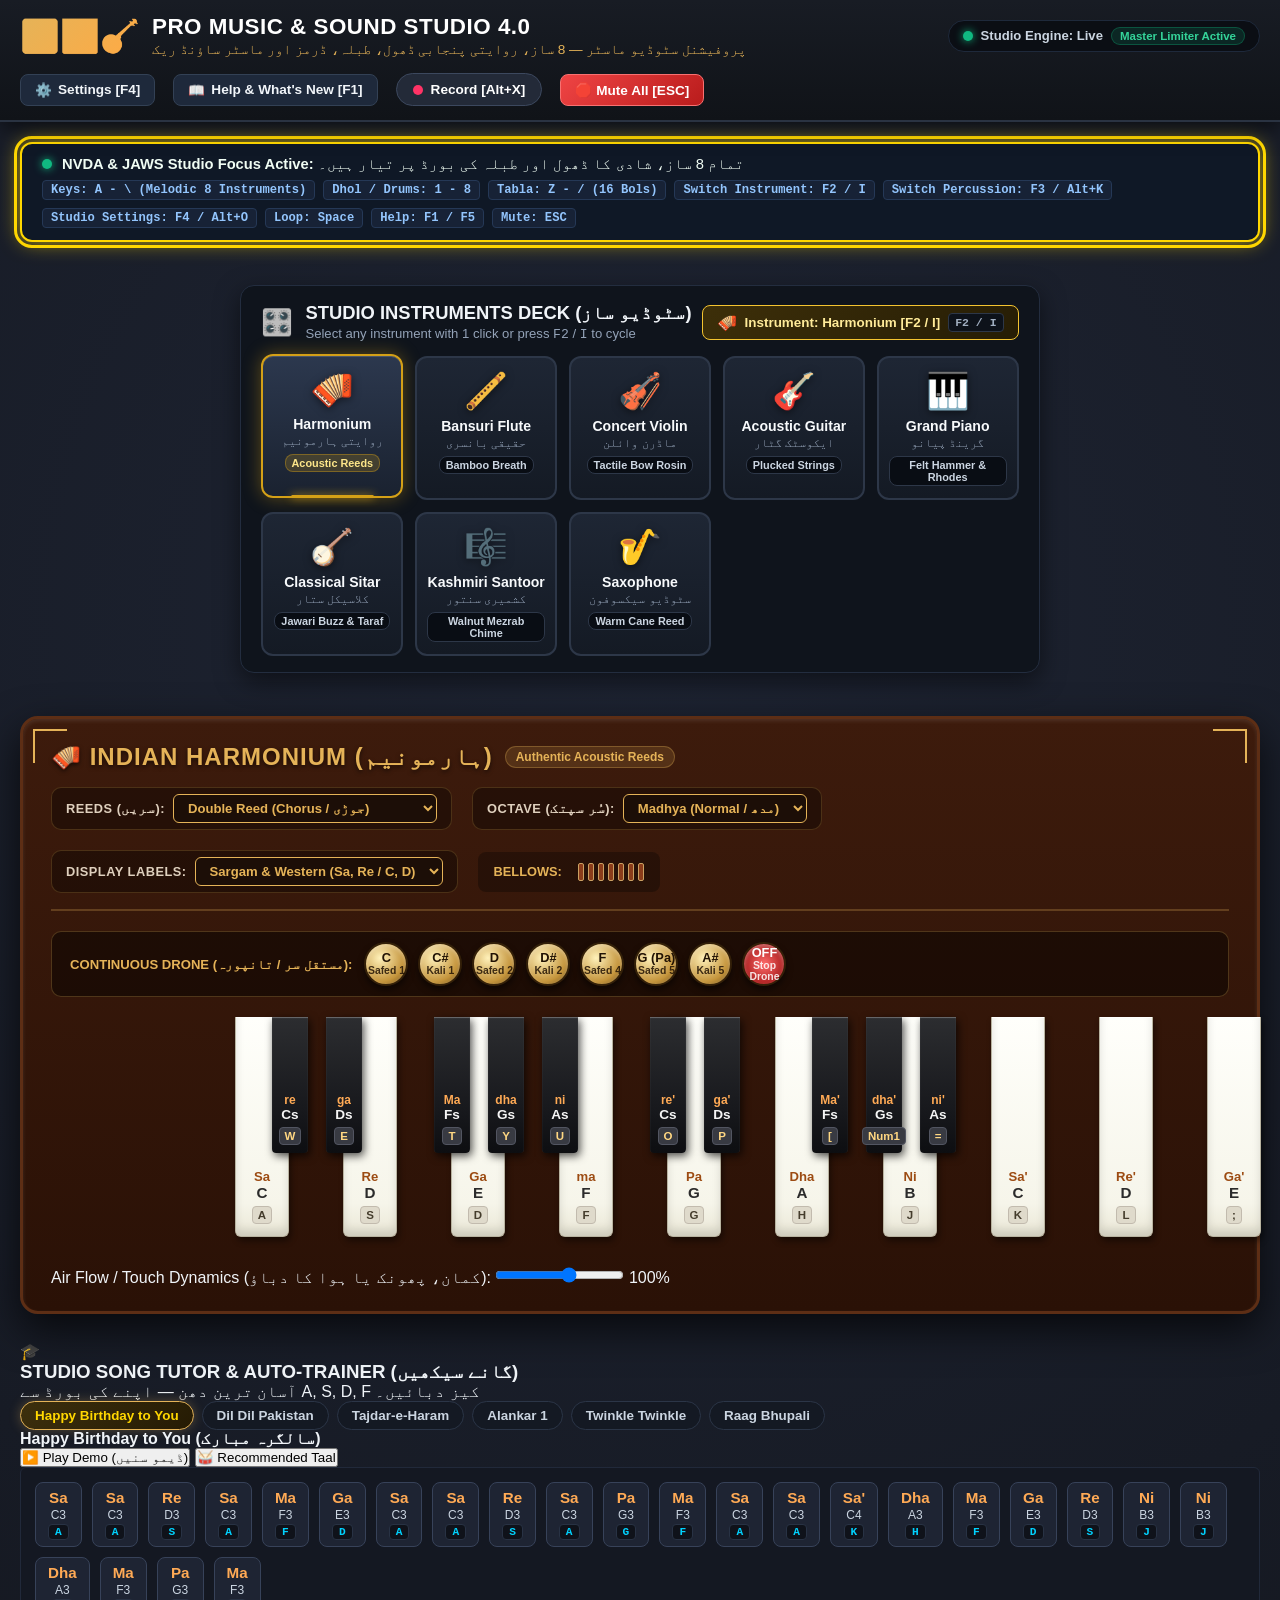
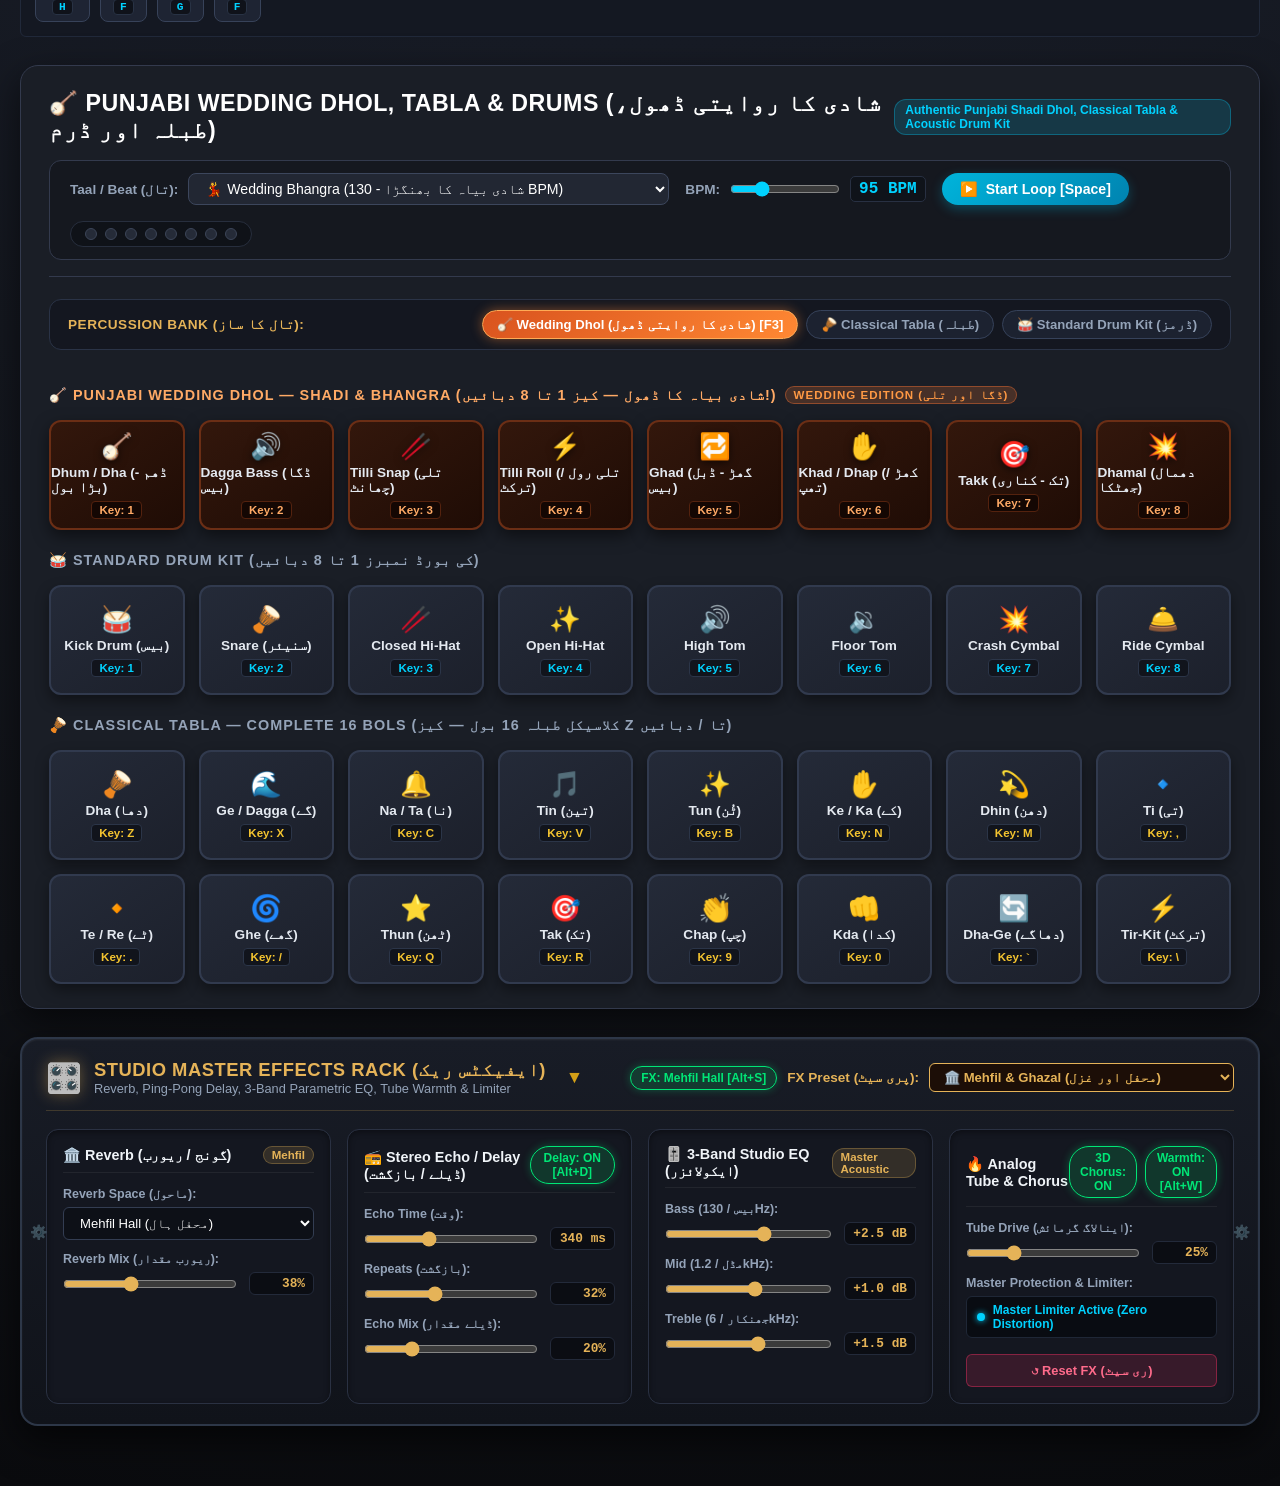
<file: index.html>
<!DOCTYPE html>
<html lang="ur" dir="ltr">
<head>
    <meta charset="UTF-8">
    <meta name="viewport" content="width=device-width, initial-scale=1.0">
    <!-- Built-in Ad-Blocker & Security CSP: Blocks all external ad networks and trackers -->
    <meta http-equiv="Content-Security-Policy" content="default-src 'self' 'unsafe-inline' data: blob:; media-src 'self' data: blob:; img-src 'self' data:;">
    <title>Pro Music & Sound Studio 4.0 - سٹوڈیو ماسٹر (Harmonium, Piano, Sitar, Dhol & Tabla)</title>
    <link rel="manifest" href="manifest.json">
    <link rel="stylesheet" href="style.css">
    <link rel="icon" href="data:image/svg+xml,<svg xmlns='http://www.w3.org/2000/svg' viewBox='0 0 100 100'><text y='.9em' font-size='90'>🎵</text></svg>">
</head>
<body class="mode-dual">

    <!-- ================= TOP STUDIO NAVIGATION HEADER ================= -->
    <header class="studio-header">
        <div class="header-container">
            <div class="logo-area">
                <div class="logo-icon">🎛️🎹🪕</div>
                <div class="title-box">
                    <h1>PRO MUSIC & SOUND STUDIO 4.0</h1>
                    <p class="studio-tagline">پروفیشنل سٹوڈیو ماسٹر — 8 ساز، روایتی پنجابی ڈھول، طبلہ، ڈرمز اور ماسٹر ساؤنڈ ریک</p>
                </div>
            </div>

            <!-- Studio Engine Status & Master VU -->
            <div class="studio-status-box" aria-label="Studio Audio Engine Status">
                <span class="status-indicator-dot" id="engineDot"></span>
                <span class="status-label" id="engineStatusText">Studio Engine: Live</span>
                <span class="vu-badge">Master Limiter Active</span>
            </div>

            <!-- Studio Action Buttons -->
            <div class="header-controls">
                <button id="btnOpenSettings" class="studio-nav-btn" title="Open Studio Settings Menu (Shortcut: F4 or Alt+O)">
                    <span class="nav-icon">⚙️</span>
                    <span>Settings [F4]</span>
                </button>
                <button id="btnTextHelp" class="studio-nav-btn" title="Help Manual & What's New (Shortcut: F1 or F5)">
                    <span class="nav-icon">📖</span>
                    <span id="helpBtnText">Help & What's New [F1]</span>
                </button>
                <button id="btnRecord" class="record-btn" title="Record your performance (Shortcut: Alt+X)">
                    <span class="rec-dot"></span>
                    <span id="recText">Record [Alt+X]</span>
                </button>
                <a id="btnDownload" class="download-link" download="studio-recording.webm">⬇️ Save Track</a>
                <button id="btnPanicStop" class="panic-btn" title="Panic Button: Stop all sound immediately (Shortcut: Escape)">
                    <span>🛑 Mute All [ESC]</span>
                </button>
            </div>
        </div>
    </header>

    <!-- Main Content: role="application" instructs NVDA and JAWS to enable Focus Mode immediately -->
    <main id="mainApp" role="application" aria-label="Harmonium and Drum Studio Application Mode for NVDA and JAWS">
        
        <!-- Screen Reader Live Regions for Blind / Visually Impaired -->
        <div id="srAssertiveAnnouncer" class="sr-only" role="status" aria-live="assertive" aria-atomic="true"></div>
        <div id="srPoliteAnnouncer" class="sr-only" role="status" aria-live="polite" aria-atomic="true"></div>

        <!-- NVDA & JAWS Direct Focus Initial Target -->
        <div id="nvdaWelcomeBanner" class="nvda-banner" tabindex="0" role="status" aria-label="Pro Music Studio ready. NVDA and JAWS application focus mode is active. All keys pass directly to the studio. Press A to \ for Melodic instruments, 1 to 8 for Dhol and Drums, Z to / for Tabla. Press F4 for Settings, F2 for Instrument Switch, F3 for Percussion Switch, F1 for Help, Escape to stop all sound.">
            <div class="nvda-status-line">
                <span class="status-indicator-dot"></span>
                <span><strong>NVDA & JAWS Studio Focus Active:</strong> تمام 8 ساز، شادی کا ڈھول اور طبلہ کی بورڈ پر تیار ہیں۔</span>
            </div>
            <div class="nvda-quick-tags">
                <span class="nvda-tag">Keys: A - \ (Melodic 8 Instruments)</span>
                <span class="nvda-tag">Dhol / Drums: 1 - 8</span>
                <span class="nvda-tag">Tabla: Z - / (16 Bols)</span>
                <span class="nvda-tag">Switch Instrument: F2 / I</span>
                <span class="nvda-tag">Switch Percussion: F3 / Alt+K</span>
                <span class="nvda-tag">Studio Settings: F4 / Alt+O</span>
                <span class="nvda-tag">Loop: Space</span>
                <span class="nvda-tag">Help: F1 / F5</span>
                <span class="nvda-tag">Mute: ESC</span>
            </div>
        </div>

        <!-- Live GitHub Auto-Update Notification Banner -->
        <div id="updateBanner" class="update-banner" role="alert" style="display: none;">
            <div class="update-banner-content">
                <span class="update-banner-icon">🎉</span>
                <div class="update-banner-text">
                    <strong>New Studio Update:</strong> <span id="updateBannerMsg">A new version of Pro Music & Sound Studio is available on GitHub!</span>
                </div>
                <div class="update-banner-actions">
                    <button id="btnViewWhatsNew" class="update-banner-btn" title="View What's New in this Update">What's New</button>
                    <button id="btnDismissUpdate" class="update-banner-close" aria-label="Dismiss Update Notice">✕</button>
                </div>
            </div>
        </div>

        <!-- ================= STUDIO INSTRUMENT SELECTOR DECK (8 INSTRUMENTS) ================= -->
        <section class="instrument-deck-section" role="region" aria-label="Studio Instruments Deck">
            <div class="deck-header">
                <div class="deck-title-group">
                    <span class="deck-icon">🎛️</span>
                    <div>
                        <h2>STUDIO INSTRUMENTS DECK (سٹوڈیو ساز)</h2>
                        <span class="deck-subtitle">Select any instrument with 1 click or press <kbd>F2</kbd> / <kbd>I</kbd> to cycle</span>
                    </div>
                </div>
                <div class="deck-quick-btn">
                    <button id="btnToggleInstrument" class="a11y-btn a11y-highlight" title="Switch Instrument (Shortcut: F2 or I)">
                        <span class="a11y-icon" id="instBtnIcon">🪗</span>
                        <span id="instBtnText">Instrument: Harmonium [F2 / I]</span>
                        <span class="a11y-kbd">F2 / I</span>
                    </button>
                </div>
            </div>

            <!-- 8 Interactive Studio Instrument Cards -->
            <div class="instrument-cards-grid" id="instrumentCardsDeck" role="tablist" aria-label="Choose Studio Instrument">
                <button class="inst-card active" data-inst="harmonium" role="tab" aria-selected="true" id="cardHarmonium" title="Indian Harmonium (ہارمونیم) [F2 / I]">
                    <span class="inst-card-icon">🪗</span>
                    <div class="inst-card-info">
                        <strong class="inst-card-title">Harmonium</strong>
                        <span class="inst-card-ur">روایتی ہارمونیم</span>
                    </div>
                    <span class="inst-card-badge">Acoustic Reeds</span>
                </button>

                <button class="inst-card" data-inst="flute" role="tab" aria-selected="false" id="cardFlute" title="Indian Bansuri Flute (بانسری) [F2 / I]">
                    <span class="inst-card-icon">🪈</span>
                    <div class="inst-card-info">
                        <strong class="inst-card-title">Bansuri Flute</strong>
                        <span class="inst-card-ur">حقیقی بانسری</span>
                    </div>
                    <span class="inst-card-badge">Bamboo Breath</span>
                </button>

                <button class="inst-card" data-inst="violin" role="tab" aria-selected="false" id="cardViolin" title="Modern Concert Violin (وائلن اور بیلا) [F2 / I]">
                    <span class="inst-card-icon">🎻</span>
                    <div class="inst-card-info">
                        <strong class="inst-card-title">Concert Violin</strong>
                        <span class="inst-card-ur">ماڈرن وائلن</span>
                    </div>
                    <span class="inst-card-badge">Tactile Bow Rosin</span>
                </button>

                <button class="inst-card" data-inst="guitar" role="tab" aria-selected="false" id="cardGuitar" title="Acoustic & Classical Guitar (ایکوسٹک گٹار) [F2 / I]">
                    <span class="inst-card-icon">🎸</span>
                    <div class="inst-card-info">
                        <strong class="inst-card-title">Acoustic Guitar</strong>
                        <span class="inst-card-ur">ایکوسٹک گٹار</span>
                    </div>
                    <span class="inst-card-badge">Plucked Strings</span>
                </button>

                <button class="inst-card" data-inst="piano" role="tab" aria-selected="false" id="cardPiano" title="Concert Grand Piano (گرینڈ پیانو) [F2 / I]">
                    <span class="inst-card-icon">🎹</span>
                    <div class="inst-card-info">
                        <strong class="inst-card-title">Grand Piano</strong>
                        <span class="inst-card-ur">گرینڈ پیانو</span>
                    </div>
                    <span class="inst-card-badge">Felt Hammer & Rhodes</span>
                </button>

                <button class="inst-card" data-inst="sitar" role="tab" aria-selected="false" id="cardSitar" title="Classical Indian Sitar (کلاسیکل ستار) [F2 / I]">
                    <span class="inst-card-icon">🪕</span>
                    <div class="inst-card-info">
                        <strong class="inst-card-title">Classical Sitar</strong>
                        <span class="inst-card-ur">کلاسیکل ستار</span>
                    </div>
                    <span class="inst-card-badge">Jawari Buzz & Taraf</span>
                </button>

                <button class="inst-card" data-inst="santoor" role="tab" aria-selected="false" id="cardSantoor" title="Kashmiri 100-String Santoor (کشمیری سنتور) [F2 / I]">
                    <span class="inst-card-icon">🎼</span>
                    <div class="inst-card-info">
                        <strong class="inst-card-title">Kashmiri Santoor</strong>
                        <span class="inst-card-ur">کشمیری سنتور</span>
                    </div>
                    <span class="inst-card-badge">Walnut Mezrab Chime</span>
                </button>

                <button class="inst-card" data-inst="sax" role="tab" aria-selected="false" id="cardSax" title="Studio Jazz Saxophone (سٹوڈیو سیکسوفون) [F2 / I]">
                    <span class="inst-card-icon">🎷</span>
                    <div class="inst-card-info">
                        <strong class="inst-card-title">Saxophone</strong>
                        <span class="inst-card-ur">سٹوڈیو سیکسوفون</span>
                    </div>
                    <span class="inst-card-badge">Warm Cane Reed</span>
                </button>
            </div>

            <!-- Hidden select kept for backwards compatibility & screen readers -->
            <select id="instrumentSelect" class="sr-only" aria-label="Select Instrument">
                <option value="harmonium" selected>Harmonium</option>
                <option value="flute">Bansuri Flute</option>
                <option value="violin">Concert Violin</option>
                <option value="guitar">Acoustic Guitar</option>
                <option value="piano">Grand Piano</option>
                <option value="sitar">Classical Sitar</option>
                <option value="santoor">Kashmiri Santoor</option>
                <option value="sax">Saxophone</option>
            </select>
        </section>

        <!-- ================= MAIN MELODIC INSTRUMENT & KEYBOARD WORKSPACE ================= -->
        <section class="harmonium-section" id="harmoniumSection" role="region" aria-label="Melodic Keyboard Workspace">
            <div class="harmonium-header">
                <div class="harmonium-title">
                    <h2 id="instrumentHeaderTitle">🪗 INDIAN HARMONIUM (ہارمونیم)</h2>
                    <span id="instrumentHeaderSubtitle">Authentic Acoustic Reeds</span>
                </div>

                <!-- Instrument Control Strip -->
                <div class="harmonium-controls">
                    <!-- Reed / Tone Bank Selection -->
                    <div class="control-group">
                        <label for="reedSelect" id="reedSelectLabel">Reeds (سریں):</label>
                        <select id="reedSelect" class="brass-select" aria-label="Tone and Sound Model">
                            <option value="double" selected>Double Reed (Chorus / جوڑی)</option>
                            <option value="triple">Triple Reed (Organ Fullness / تہری)</option>
                            <option value="single">Single Reed (Clean / اکیلی)</option>
                        </select>
                    </div>

                    <!-- Octave / Saptak Shift -->
                    <div class="control-group">
                        <label for="octaveSelect">Octave (سُر سپتک):</label>
                        <select id="octaveSelect" class="brass-select" aria-label="Octave Shift: Mandra, Madhya, Taar">
                            <option value="-1">Mandra (Low / مندر)</option>
                            <option value="0" selected>Madhya (Normal / مدھ)</option>
                            <option value="1">Taar (High / تار)</option>
                        </select>
                    </div>

                    <!-- Notation Toggle -->
                    <div class="control-group">
                        <label for="notationSelect">Display Labels:</label>
                        <select id="notationSelect" class="brass-select" aria-label="Notation Display">
                            <option value="both" selected>Sargam & Western (Sa, Re / C, D)</option>
                            <option value="sargam">Sargam Only (سارگم)</option>
                            <option value="western">Western Only (C, D, E)</option>
                        </select>
                    </div>

                    <!-- Bellows / Breath / Touch Expression Indicator -->
                    <div class="bellows-wrapper" id="bellowsWrapper" title="Acoustic Expression Dynamics">
                        <span id="bellowsAirLabel" style="font-size: 0.8rem; font-weight: 700; color: var(--brass);">BELLOWS:</span>
                        <div class="bellows-indicator" id="bellowsIndicator">
                            <div class="bellows-fold"></div>
                            <div class="bellows-fold"></div>
                            <div class="bellows-fold"></div>
                            <div class="bellows-fold"></div>
                            <div class="bellows-fold"></div>
                            <div class="bellows-fold"></div>
                            <div class="bellows-fold"></div>
                        </div>
                    </div>
                </div>
            </div>

            <!-- Continuous Drone Bar (Sur / Tanpura) -->
            <div class="drone-bar">
                <span class="drone-title">Continuous Drone (مستقل سر / تانپورہ):</span>
                <div class="drone-knobs">
                    <button class="drone-btn" data-drone="C4" data-freq="261.63">
                        <span>C</span>
                        <small>Safed 1</small>
                    </button>
                    <button class="drone-btn" data-drone="Cs4" data-freq="277.18">
                        <span>C#</span>
                        <small>Kali 1</small>
                    </button>
                    <button class="drone-btn" data-drone="D4" data-freq="293.66">
                        <span>D</span>
                        <small>Safed 2</small>
                    </button>
                    <button class="drone-btn" data-drone="Ds4" data-freq="311.13">
                        <span>D#</span>
                        <small>Kali 2</small>
                    </button>
                    <button class="drone-btn" data-drone="F4" data-freq="349.23">
                        <span>F</span>
                        <small>Safed 4</small>
                    </button>
                    <button class="drone-btn" data-drone="G4" data-freq="392.00">
                        <span>G (Pa)</span>
                        <small>Safed 5</small>
                    </button>
                    <button class="drone-btn" data-drone="As4" data-freq="466.16">
                        <span>A#</span>
                        <small>Kali 5</small>
                    </button>
                    <button class="drone-btn" id="btnStopDrone" style="background: radial-gradient(circle, #ff6b6b, #8b0000); color: #fff;">
                        <span>OFF</span>
                        <small>Stop Drone</small>
                    </button>
                </div>
            </div>

            <!-- The Keyboard (25 Keys: 15 White, 10 Black) -->
            <div class="keyboard-container" id="keyboardContainer" role="group" aria-label="Melodic Musical Keyboard">
                <div class="keyboard-inner keyboard" id="harmoniumKeyboard">
                    <!-- White Keys -->
                    <div class="key white" data-note="C3" data-freq="130.81" data-sargam="Mandra Sa" data-key="A" id="key-C3" tabindex="0" role="button" aria-label="White key: Mandra Sa, C3, Computer Key A">
                        <div class="key-label-wrapper">
                            <span class="key-sargam">Sa</span>
                            <span class="key-western">C3</span>
                            <span class="key-shortcut">A</span>
                        </div>
                    </div>
                    <div class="key white" data-note="D3" data-freq="146.83" data-sargam="Mandra Re" data-key="S" id="key-D3" tabindex="0" role="button" aria-label="White key: Mandra Re, D3, Computer Key S">
                        <div class="key-label-wrapper">
                            <span class="key-sargam">Re</span>
                            <span class="key-western">D3</span>
                            <span class="key-shortcut">S</span>
                        </div>
                    </div>
                    <div class="key white" data-note="E3" data-freq="164.81" data-sargam="Mandra Ga" data-key="D" id="key-E3" tabindex="0" role="button" aria-label="White key: Mandra Ga, E3, Computer Key D">
                        <div class="key-label-wrapper">
                            <span class="key-sargam">Ga</span>
                            <span class="key-western">E3</span>
                            <span class="key-shortcut">D</span>
                        </div>
                    </div>
                    <div class="key white" data-note="F3" data-freq="174.61" data-sargam="Mandra Ma" data-key="F" id="key-F3" tabindex="0" role="button" aria-label="White key: Mandra Ma, F3, Computer Key F">
                        <div class="key-label-wrapper">
                            <span class="key-sargam">Ma</span>
                            <span class="key-western">F3</span>
                            <span class="key-shortcut">F</span>
                        </div>
                    </div>
                    <div class="key white" data-note="G3" data-freq="196.00" data-sargam="Mandra Pa" data-key="G" id="key-G3" tabindex="0" role="button" aria-label="White key: Mandra Pa, G3, Computer Key G">
                        <div class="key-label-wrapper">
                            <span class="key-sargam">Pa</span>
                            <span class="key-western">G3</span>
                            <span class="key-shortcut">G</span>
                        </div>
                    </div>
                    <div class="key white" data-note="A3" data-freq="220.00" data-sargam="Mandra Dha" data-key="H" id="key-A3" tabindex="0" role="button" aria-label="White key: Mandra Dha, A3, Computer Key H">
                        <div class="key-label-wrapper">
                            <span class="key-sargam">Dha</span>
                            <span class="key-western">A3</span>
                            <span class="key-shortcut">H</span>
                        </div>
                    </div>
                    <div class="key white" data-note="B3" data-freq="246.94" data-sargam="Mandra Ni" data-key="J" id="key-B3" tabindex="0" role="button" aria-label="White key: Mandra Ni, B3, Computer Key J">
                        <div class="key-label-wrapper">
                            <span class="key-sargam">Ni</span>
                            <span class="key-western">B3</span>
                            <span class="key-shortcut">J</span>
                        </div>
                    </div>

                    <!-- Madhya Saptak (Normal) -->
                    <div class="key white" data-note="C4" data-freq="261.63" data-sargam="Madhya Sa" data-key="K" id="key-C4" tabindex="0" role="button" aria-label="White key: Madhya Sa, C4, Computer Key K">
                        <div class="key-label-wrapper">
                            <span class="key-sargam">Sa</span>
                            <span class="key-western">C4</span>
                            <span class="key-shortcut">K</span>
                        </div>
                    </div>
                    <div class="key white" data-note="D4" data-freq="293.66" data-sargam="Madhya Re" data-key="L" id="key-D4" tabindex="0" role="button" aria-label="White key: Madhya Re, D4, Computer Key L">
                        <div class="key-label-wrapper">
                            <span class="key-sargam">Re</span>
                            <span class="key-western">D4</span>
                            <span class="key-shortcut">L</span>
                        </div>
                    </div>
                    <div class="key white" data-note="E4" data-freq="329.63" data-sargam="Madhya Ga" data-key=";" id="key-E4" tabindex="0" role="button" aria-label="White key: Madhya Ga, E4, Computer Key Semicolon">
                        <div class="key-label-wrapper">
                            <span class="key-sargam">Ga</span>
                            <span class="key-western">E4</span>
                            <span class="key-shortcut">;</span>
                        </div>
                    </div>
                    <div class="key white" data-note="F4" data-freq="349.23" data-sargam="Madhya Ma" data-key="'" id="key-F4" tabindex="0" role="button" aria-label="White key: Madhya Ma, F4, Computer Key Quote">
                        <div class="key-label-wrapper">
                            <span class="key-sargam">Ma</span>
                            <span class="key-western">F4</span>
                            <span class="key-shortcut">'</span>
                        </div>
                    </div>
                    <div class="key white" data-note="G4" data-freq="392.00" data-sargam="Madhya Pa" data-key="Enter" id="key-G4" tabindex="0" role="button" aria-label="White key: Madhya Pa, G4, Computer Key Enter">
                        <div class="key-label-wrapper">
                            <span class="key-sargam">Pa</span>
                            <span class="key-western">G4</span>
                            <span class="key-shortcut">↵</span>
                        </div>
                    </div>

                    <!-- Taar Saptak (High) -->
                    <div class="key white" data-note="A4" data-freq="440.00" data-sargam="Taar Dha" data-key="[" id="key-A4" tabindex="0" role="button" aria-label="White key: Taar Dha, A4, Computer Key Left Bracket">
                        <div class="key-label-wrapper">
                            <span class="key-sargam">Dha'</span>
                            <span class="key-western">A4</span>
                            <span class="key-shortcut">[</span>
                        </div>
                    </div>
                    <div class="key white" data-note="B4" data-freq="493.88" data-sargam="Taar Ni" data-key="]" id="key-B4" tabindex="0" role="button" aria-label="White key: Taar Ni, B4, Computer Key Right Bracket">
                        <div class="key-label-wrapper">
                            <span class="key-sargam">Ni'</span>
                            <span class="key-western">B4</span>
                            <span class="key-shortcut">]</span>
                        </div>
                    </div>
                    <div class="key white" data-note="C5" data-freq="523.25" data-sargam="Taar Sa" data-key="\" id="key-C5" tabindex="0" role="button" aria-label="White key: Taar Sa, C5, Computer Key Backslash">
                        <div class="key-label-wrapper">
                            <span class="key-sargam">Sa''</span>
                            <span class="key-western">C5</span>
                            <span class="key-shortcut">\</span>
                        </div>
                    </div>

                    <!-- Black Keys (Komal / Teevra / Flats & Sharps) -->
                    <div class="key black" data-note="Cs3" data-freq="138.59" data-sargam="re (komal)" data-key="W" id="key-Cs3" style="left: 48px;" tabindex="0" role="button" aria-label="Black key: Komal re, C sharp 3, Computer Key W">
                        <div class="key-label-wrapper">
                            <span class="key-sargam">re</span>
                            <span class="key-western">C#3</span>
                            <span class="key-shortcut">W</span>
                        </div>
                    </div>
                    <div class="key black" data-note="Ds3" data-freq="155.56" data-sargam="ga (komal)" data-key="E" id="key-Ds3" style="left: 114px;" tabindex="0" role="button" aria-label="Black key: Komal ga, D sharp 3, Computer Key E">
                        <div class="key-label-wrapper">
                            <span class="key-sargam">ga</span>
                            <span class="key-western">D#3</span>
                            <span class="key-shortcut">E</span>
                        </div>
                    </div>
                    <div class="key black" data-note="Fs3" data-freq="185.00" data-sargam="Ma (teevra)" data-key="T" id="key-Fs3" style="left: 246px;" tabindex="0" role="button" aria-label="Black key: Teevra Ma, F sharp 3, Computer Key T">
                        <div class="key-label-wrapper">
                            <span class="key-sargam">Ma'</span>
                            <span class="key-western">F#3</span>
                            <span class="key-shortcut">T</span>
                        </div>
                    </div>
                    <div class="key black" data-note="Gs3" data-freq="207.65" data-sargam="dha (komal)" data-key="Y" id="key-Gs3" style="left: 312px;" tabindex="0" role="button" aria-label="Black key: Komal dha, G sharp 3, Computer Key Y">
                        <div class="key-label-wrapper">
                            <span class="key-sargam">dha</span>
                            <span class="key-western">G#3</span>
                            <span class="key-shortcut">Y</span>
                        </div>
                    </div>
                    <div class="key black" data-note="As3" data-freq="233.08" data-sargam="ni (komal)" data-key="U" id="key-As3" style="left: 378px;" tabindex="0" role="button" aria-label="Black key: Komal ni, A sharp 3, Computer Key U">
                        <div class="key-label-wrapper">
                            <span class="key-sargam">ni</span>
                            <span class="key-western">A#3</span>
                            <span class="key-shortcut">U</span>
                        </div>
                    </div>

                    <!-- Madhya Black Keys -->
                    <div class="key black" data-note="Cs4" data-freq="277.18" data-sargam="re (komal)" data-key="O" id="key-Cs4" style="left: 510px;" tabindex="0" role="button" aria-label="Black key: Madhya Komal re, C sharp 4, Computer Key O">
                        <div class="key-label-wrapper">
                            <span class="key-sargam">re</span>
                            <span class="key-western">C#4</span>
                            <span class="key-shortcut">O</span>
                        </div>
                    </div>
                    <div class="key black" data-note="Ds4" data-freq="311.13" data-sargam="ga (komal)" data-key="P" id="key-Ds4" style="left: 576px;" tabindex="0" role="button" aria-label="Black key: Madhya Komal ga, D sharp 4, Computer Key P">
                        <div class="key-label-wrapper">
                            <span class="key-sargam">ga</span>
                            <span class="key-western">D#4</span>
                            <span class="key-shortcut">P</span>
                        </div>
                    </div>
                    <!-- Black key Fs4 -->
                    <div class="key black" data-note="Fs4" data-freq="369.99" data-sargam="Ma (teevra)" data-key="Backspace" id="key-Fs4" style="left: 708px;" tabindex="0" role="button" aria-label="Black key: Madhya Teevra Ma, F sharp 4, Computer Key Backspace">
                        <div class="key-label-wrapper">
                            <span class="key-sargam">Ma'</span>
                            <span class="key-western">F#4</span>
                            <span class="key-shortcut">⌫</span>
                        </div>
                    </div>
                </div>
            </div>

            <!-- Bellows Dynamics Control Slider -->
            <div class="bellows-control-bar">
                <label for="bellowsSlider" id="bellowsSliderLabel">Air Flow / Touch Dynamics (کمان، پھونک یا ہوا کا دباؤ):</label>
                <input type="range" id="bellowsSlider" min="0.3" max="1.5" step="0.05" value="1.0" aria-label="Air Pressure and Expression Dynamics">
                <span class="bellows-val" id="bellowsVal">100%</span>
            </div>
        </section>

        <!-- ================= INTERACTIVE SONG TUTOR & AUTO TRAINER ================= -->
        <section class="song-tutor-section" id="songTutorSection" role="region" aria-label="Interactive Song Tutorials">
            <div class="tutor-header">
                <div class="tutor-title">
                    <span class="tutor-icon">🎓</span>
                    <div>
                        <h3>STUDIO SONG TUTOR & AUTO-TRAINER (گانے سیکھیں)</h3>
                        <span id="currentSongDesc">Select a song to practice notes or listen to automated demo</span>
                    </div>
                </div>
                <div class="song-selector-pills" id="songSelectorPills"></div>
            </div>
            <div class="song-display-card">
                <div class="song-info-line">
                    <h4 id="currentSongTitle">🎵 Song Title</h4>
                    <div class="song-action-btns">
                        <button id="btnPlaySongDemo" class="demo-play-btn" title="Listen to automated melody demo">
                            <span id="demoPlayIcon">▶️</span>
                            <span id="demoPlayText">Listen Demo (ڈیمو سنیں)</span>
                        </button>
                        <button id="btnSongBeat" class="song-beat-btn" title="Play recommended rhythm Taal">
                            <span>🥁 Recommended Taal</span>
                        </button>
                    </div>
                </div>
                <div class="notes-stream" id="notesStream" role="region" aria-label="Interactive notes practice bar"></div>
            </div>
        </section>

        <!-- ================= PERCUSSION STUDIO: DHOL, TABLA & DRUMS ================= -->
        <section class="drum-section" id="drumSection" role="region" aria-label="Percussion Studio Workspace">
            <div class="drum-header">
                <div class="drum-title">
                    <h2>🪕 PUNJABI WEDDING DHOL, TABLA & DRUMS (شادی کا روایتی ڈھول، طبلہ اور ڈرم)</h2>
                    <span>Authentic Punjabi Shadi Dhol, Classical Tabla & Acoustic Drum Kit</span>
                </div>

                <!-- Live Rhythm Sequencer / Auto Accompaniment -->
                <div class="rhythm-toolbar">
                    <div class="rhythm-select-box">
                        <label for="rhythmSelect">Taal / Beat (تال):</label>
                        <select id="rhythmSelect" class="studio-select">
                            <option value="bhangra" selected>💃 Wedding Bhangra (شادی بیاہ کا بھنگڑا - 130 BPM)</option>
                            <option value="luddi">👰 Wedding Luddi & Mehndi (شادی کی لدھی اور رسمِ حنا - 115 BPM)</option>
                            <option value="dhamal">📿 Mast Qalandar Dhamal (مست قلندر دھمال - 140 BPM)</option>
                            <option value="keherwa">Keherwa (کہروہ - 8 Matra / Ghazal)</option>
                            <option value="dadra">Dadra (دادرا - 6 Matra / Folk)</option>
                            <option value="rock">Rock / Pop (4/4 Standard)</option>
                            <option value="disco">Disco / Dance (4-on-Floor)</option>
                            <option value="metronome">Metronome (Practice / میٹرونوم)</option>
                        </select>
                    </div>

                    <div class="tempo-box">
                        <label for="tempoSlider">BPM:</label>
                        <input type="range" id="tempoSlider" min="60" max="200" value="95">
                        <span class="bpm-display" id="bpmDisplay">95 BPM</span>
                    </div>

                    <button id="btnPlayRhythm" class="rhythm-play-btn" title="Start or Stop Rhythm Loop (Shortcut: Space)">
                        <span id="rhythmPlayIcon">▶️</span>
                        <span id="rhythmPlayText">Start Loop [Space]</span>
                    </button>

                    <!-- Beat Step Visualizer -->
                    <div class="step-lights" id="stepLights">
                        <div class="step-led"></div>
                        <div class="step-led"></div>
                        <div class="step-led"></div>
                        <div class="step-led"></div>
                        <div class="step-led"></div>
                        <div class="step-led"></div>
                        <div class="step-led"></div>
                        <div class="step-led"></div>
                    </div>
                </div>
            </div>

            <!-- Percussion Bank Selector -->
            <div class="perc-bank-bar" role="toolbar" aria-label="Percussion Instrument Selection">
                <span class="perc-bank-label">Percussion Bank (تال کا ساز):</span>
                <div class="perc-bank-pills">
                    <button class="perc-bank-btn active" data-bank="dhol" id="btnBankDhol" title="Switch to Punjabi Wedding Dhol (Shortcut: F3 or Alt+K)">
                        <span>🪕 Wedding Dhol (شادی کا روایتی ڈھول) [F3]</span>
                    </button>
                    <button class="perc-bank-btn" data-bank="tabla" id="btnBankTabla" title="Switch to Classical Tabla (Shortcut: F3 or Alt+K)">
                        <span>🪘 Classical Tabla (طبلہ)</span>
                    </button>
                    <button class="perc-bank-btn" data-bank="drums" id="btnBankDrums" title="Switch to Standard Drum Kit (Shortcut: F3 or Alt+K)">
                        <span>🥁 Standard Drum Kit (ڈرمز)</span>
                    </button>
                </div>
            </div>

            <!-- Punjabi Wedding Dhol Pads (شادی بیاہ کا روایتی پنجابی ڈھول) -->
            <div class="pads-wrapper" id="dholPadsWrapper">
                <div class="pads-section-title dhol-title">
                    <span>🪕 Punjabi Wedding Dhol — Shadi & Bhangra (شادی بیاہ کا ڈھول — کیز 1 تا 8 دبائیں!)</span>
                    <span class="dhol-badge">Wedding Edition (ڈگا اور تلی)</span>
                </div>
                <div class="pads-grid dhol-grid">
                    <div class="drum-pad dhol-pad" data-drum="dhol-dhum" data-key="1">
                        <div class="pad-icon">🪕</div>
                        <div class="pad-name">Dhum / Dha (ڈھم - بڑا بول)</div>
                        <div class="pad-hint">Key: 1</div>
                    </div>
                    <div class="drum-pad dhol-pad" data-drum="dhol-dagga" data-key="2">
                        <div class="pad-icon">🔊</div>
                        <div class="pad-name">Dagga Bass (ڈگا بیس)</div>
                        <div class="pad-hint">Key: 2</div>
                    </div>
                    <div class="drum-pad dhol-pad" data-drum="dhol-tilli" data-key="3">
                        <div class="pad-icon">🥢</div>
                        <div class="pad-name">Tilli Snap (تلی چھانٹ)</div>
                        <div class="pad-hint">Key: 3</div>
                    </div>
                    <div class="drum-pad dhol-pad" data-drum="dhol-roll" data-key="4">
                        <div class="pad-icon">⚡</div>
                        <div class="pad-name">Tilli Roll (تلی رول / ترکٹ)</div>
                        <div class="pad-hint">Key: 4</div>
                    </div>
                    <div class="drum-pad dhol-pad" data-drum="dhol-ghad" data-key="5">
                        <div class="pad-icon">🔁</div>
                        <div class="pad-name">Ghad (گھڑ - ڈبل بیس)</div>
                        <div class="pad-hint">Key: 5</div>
                    </div>
                    <div class="drum-pad dhol-pad" data-drum="dhol-khad" data-key="6">
                        <div class="pad-icon">✋</div>
                        <div class="pad-name">Khad / Dhap (کھڑ / تھپ)</div>
                        <div class="pad-hint">Key: 6</div>
                    </div>
                    <div class="drum-pad dhol-pad" data-drum="dhol-takk" data-key="7">
                        <div class="pad-icon">🎯</div>
                        <div class="pad-name">Takk (تک - کناری)</div>
                        <div class="pad-hint">Key: 7</div>
                    </div>
                    <div class="drum-pad dhol-pad" data-drum="dhol-dhamal" data-key="8">
                        <div class="pad-icon">💥</div>
                        <div class="pad-name">Dhamal (دھمال جھٹکا)</div>
                        <div class="pad-hint">Key: 8</div>
                    </div>
                </div>
            </div>

            <!-- Standard Drum Kit Pads -->
            <div class="pads-wrapper" id="standardDrumsWrapper">
                <div class="pads-section-title">
                    <span>🥁 Standard Drum Kit (کی بورڈ نمبرز 1 تا 8 دبائیں)</span>
                </div>
                <div class="pads-grid">
                    <div class="drum-pad" data-drum="kick" data-key="1">
                        <div class="pad-icon">🥁</div>
                        <div class="pad-name">Kick Drum (بیس)</div>
                        <div class="pad-hint">Key: 1</div>
                    </div>
                    <div class="drum-pad" data-drum="snare" data-key="2">
                        <div class="pad-icon">🪘</div>
                        <div class="pad-name">Snare (سنیئر)</div>
                        <div class="pad-hint">Key: 2</div>
                    </div>
                    <div class="drum-pad" data-drum="hihat-closed" data-key="3">
                        <div class="pad-icon">🥢</div>
                        <div class="pad-name">Closed Hi-Hat</div>
                        <div class="pad-hint">Key: 3</div>
                    </div>
                    <div class="drum-pad" data-drum="hihat-open" data-key="4">
                        <div class="pad-icon">✨</div>
                        <div class="pad-name">Open Hi-Hat</div>
                        <div class="pad-hint">Key: 4</div>
                    </div>
                    <div class="drum-pad" data-drum="tom-high" data-key="5">
                        <div class="pad-icon">🔊</div>
                        <div class="pad-name">High Tom</div>
                        <div class="pad-hint">Key: 5</div>
                    </div>
                    <div class="drum-pad" data-drum="tom-low" data-key="6">
                        <div class="pad-icon">🔉</div>
                        <div class="pad-name">Floor Tom</div>
                        <div class="pad-hint">Key: 6</div>
                    </div>
                    <div class="drum-pad" data-drum="crash" data-key="7">
                        <div class="pad-icon">💥</div>
                        <div class="pad-name">Crash Cymbal</div>
                        <div class="pad-hint">Key: 7</div>
                    </div>
                    <div class="drum-pad" data-drum="ride" data-key="8">
                        <div class="pad-icon">🛎️</div>
                        <div class="pad-name">Ride Cymbal</div>
                        <div class="pad-hint">Key: 8</div>
                    </div>
                </div>
            </div>

            <!-- Classical Tabla Pads (16 Bols) -->
            <div class="pads-wrapper" id="tablaPadsWrapper">
                <div class="pads-section-title tabla-title">
                    <span>🪘 Classical Tabla — Complete 16 Bols (کلاسیکل طبلہ 16 بول — کیز Z تا / دبائیں)</span>
                </div>
                <div class="pads-grid tabla-grid">
                    <div class="drum-pad tabla-pad" data-drum="tabla-dha" data-key="Z">
                        <div class="pad-icon">🪘</div>
                        <div class="pad-name">Dha (دھا)</div>
                        <div class="pad-hint">Key: Z</div>
                    </div>
                    <div class="drum-pad tabla-pad" data-drum="tabla-ge" data-key="X">
                        <div class="pad-icon">🌊</div>
                        <div class="pad-name">Ge / Dagga (گے)</div>
                        <div class="pad-hint">Key: X</div>
                    </div>
                    <div class="drum-pad tabla-pad" data-drum="tabla-na" data-key="C">
                        <div class="pad-icon">🔔</div>
                        <div class="pad-name">Na / Ta (نا)</div>
                        <div class="pad-hint">Key: C</div>
                    </div>
                    <div class="drum-pad tabla-pad" data-drum="tabla-tin" data-key="V">
                        <div class="pad-icon">🎵</div>
                        <div class="pad-name">Tin (تین)</div>
                        <div class="pad-hint">Key: V</div>
                    </div>
                    <div class="drum-pad tabla-pad" data-drum="tabla-tun" data-key="B">
                        <div class="pad-icon">✨</div>
                        <div class="pad-name">Tun (ٹُن)</div>
                        <div class="pad-hint">Key: B</div>
                    </div>
                    <div class="drum-pad tabla-pad" data-drum="tabla-ke" data-key="N">
                        <div class="pad-icon">✋</div>
                        <div class="pad-name">Ke / Ka (کے)</div>
                        <div class="pad-hint">Key: N</div>
                    </div>
                    <div class="drum-pad tabla-pad" data-drum="tabla-dhin" data-key="M">
                        <div class="pad-icon">💫</div>
                        <div class="pad-name">Dhin (دھن)</div>
                        <div class="pad-hint">Key: M</div>
                    </div>
                    <div class="drum-pad tabla-pad" data-drum="tabla-ti" data-key=",">
                        <div class="pad-icon">🔹</div>
                        <div class="pad-name">Ti (تی)</div>
                        <div class="pad-hint">Key: ,</div>
                    </div>
                    <div class="drum-pad tabla-pad" data-drum="tabla-te" data-key=".">
                        <div class="pad-icon">🔸</div>
                        <div class="pad-name">Te / Re (ٹے)</div>
                        <div class="pad-hint">Key: .</div>
                    </div>
                    <div class="drum-pad tabla-pad" data-drum="tabla-ghe" data-key="/">
                        <div class="pad-icon">🌀</div>
                        <div class="pad-name">Ghe (گھے)</div>
                        <div class="pad-hint">Key: /</div>
                    </div>
                    <div class="drum-pad tabla-pad" data-drum="tabla-thun" data-key="Q">
                        <div class="pad-icon">⭐</div>
                        <div class="pad-name">Thun (ٹھن)</div>
                        <div class="pad-hint">Key: Q</div>
                    </div>
                    <div class="drum-pad tabla-pad" data-drum="tabla-tak" data-key="R">
                        <div class="pad-icon">🎯</div>
                        <div class="pad-name">Tak (تک)</div>
                        <div class="pad-hint">Key: R</div>
                    </div>
                    <div class="drum-pad tabla-pad" data-drum="tabla-chap" data-key="9">
                        <div class="pad-icon">👏</div>
                        <div class="pad-name">Chap (چپ)</div>
                        <div class="pad-hint">Key: 9</div>
                    </div>
                    <div class="drum-pad tabla-pad" data-drum="tabla-kda" data-key="0">
                        <div class="pad-icon">👊</div>
                        <div class="pad-name">Kda (کدا)</div>
                        <div class="pad-hint">Key: 0</div>
                    </div>
                    <div class="drum-pad tabla-pad" data-drum="tabla-dhage" data-key="`">
                        <div class="pad-icon">🔄</div>
                        <div class="pad-name">Dha-Ge (دھاگے)</div>
                        <div class="pad-hint">Key: `</div>
                    </div>
                    <div class="drum-pad tabla-pad" data-drum="tabla-tirkit" data-key="\">
                        <div class="pad-icon">⚡</div>
                        <div class="pad-name">Tir-Kit (ترکٹ)</div>
                        <div class="pad-hint">Key: \</div>
                    </div>
                </div>
            </div>
        </section>

        <!-- ================= COLLAPSIBLE STUDIO MASTER EFFECTS RACK ================= -->
        <section class="studio-rack-section" id="studioRackSection" role="region" aria-label="Studio Effects Rack">
            <div class="rack-header">
                <div class="rack-title">
                    <button id="btnToggleFxRack" class="rack-toggle-expand-btn" aria-expanded="true" title="Show or Hide Studio Master Effects Rack (Shortcut: Alt+S)">
                        <span class="rack-icon">🎛️</span>
                        <div style="text-align: left;">
                            <h2 style="display: inline-block;">STUDIO MASTER EFFECTS RACK (ایفیکٹس ریک)</h2>
                            <span class="rack-subtitle" style="display: block;">Reverb, Ping-Pong Delay, 3-Band Parametric EQ, Tube Warmth & Limiter</span>
                        </div>
                        <span id="fxRackToggleIcon" class="expand-arrow">▼</span>
                    </button>
                </div>

                <div class="rack-preset-group">
                    <button id="btnStudioFxPreset" class="rack-toggle-btn active" title="Cycle Studio FX Preset (Shortcut: Alt+S)">
                        <span id="fxPresetBtnText">FX: Mehfil Hall [Alt+S]</span>
                    </button>
                    <label for="studioPresetSelect" class="rack-label">FX Preset (پری سیٹ):</label>
                    <select id="studioPresetSelect" class="brass-select" aria-label="Choose Studio Sound FX Preset (Shortcut: Alt+S)">
                        <option value="mehfil" selected>🏛️ Mehfil & Ghazal (محفل اور غزل)</option>
                        <option value="classical">🎼 Classical Solo (کلاسیکل ساز)</option>
                        <option value="bollywood">🎬 Bollywood Film Studio (فلم سٹوڈیو)</option>
                        <option value="qawwali">📿 Sufi Qawwali (صوفیانہ قوالی)</option>
                        <option value="clean">⚪ Clean / Dry Bypass (بغیر ایفیکٹس کے)</option>
                    </select>
                </div>
            </div>

            <div class="rack-grid" id="rackGrid">
                <!-- 1. Studio Reverb Module -->
                <div class="rack-module" role="group" aria-label="Reverb Space Module">
                    <div class="module-title">
                        <span>🏛️ Reverb (گونج / ریورب)</span>
                        <span class="module-badge" id="reverbBadge">Mehfil Hall</span>
                    </div>
                    <div class="module-controls">
                        <div class="rack-control">
                            <label for="reverbPresetSelect">Reverb Space (ماحول):</label>
                            <select id="reverbPresetSelect" class="rack-select" aria-label="Reverb Space Preset (Shortcut: Alt+R)">
                                <option value="mehfil" selected>Mehfil Hall (محفل ہال)</option>
                                <option value="studio">Studio Room (ریکارڈنگ روم)</option>
                                <option value="plate">Plate Reverb (پلیٹ شمر)</option>
                                <option value="cathedral">Cathedral (وسیع دربار)</option>
                                <option value="spring">Spring (سپرنگ ریورب)</option>
                                <option value="off">OFF (بند کریں)</option>
                            </select>
                        </div>
                        <div class="rack-control">
                            <label for="reverbWetSlider">Reverb Mix (ریورب مقدار):</label>
                            <div class="slider-with-val">
                                <input type="range" id="reverbWetSlider" min="0" max="1" step="0.01" value="0.38" aria-label="Reverb Mix Level">
                                <span class="rack-val" id="reverbWetVal">38%</span>
                            </div>
                        </div>
                    </div>
                </div>

                <!-- 2. Stereo Tape / Ping-Pong Delay Module -->
                <div class="rack-module" role="group" aria-label="Stereo Echo and Delay Module">
                    <div class="module-title">
                        <span>📻 Stereo Echo / Delay (ڈیلے / بازگشت)</span>
                        <button id="btnToggleDelay" class="rack-toggle-btn active" aria-pressed="true" title="Toggle Stereo Echo Delay (Shortcut: Alt+D)">
                            <span id="delayToggleText">Delay: ON [Alt+D]</span>
                        </button>
                    </div>
                    <div class="module-controls">
                        <div class="rack-control">
                            <label for="delayTimeSlider">Echo Time (وقت):</label>
                            <div class="slider-with-val">
                                <input type="range" id="delayTimeSlider" min="0.08" max="0.80" step="0.01" value="0.34" aria-label="Delay Echo Time">
                                <span class="rack-val" id="delayTimeVal">340 ms</span>
                            </div>
                        </div>
                        <div class="rack-control">
                            <label for="delayFeedbackSlider">Repeats (بازگشت):</label>
                            <div class="slider-with-val">
                                <input type="range" id="delayFeedbackSlider" min="0" max="0.80" step="0.01" value="0.32" aria-label="Delay Feedback Repeats">
                                <span class="rack-val" id="delayFeedbackVal">32%</span>
                            </div>
                        </div>
                        <div class="rack-control">
                            <label for="delayWetSlider">Echo Mix (ڈیلے مقدار):</label>
                            <div class="slider-with-val">
                                <input type="range" id="delayWetSlider" min="0" max="0.80" step="0.01" value="0.20" aria-label="Delay Wet Mix Level">
                                <span class="rack-val" id="delayWetVal">20%</span>
                            </div>
                        </div>
                    </div>
                </div>

                <!-- 3. 3-Band Parametric Studio EQ Module -->
                <div class="rack-module" role="group" aria-label="3-Band Parametric Equalizer">
                    <div class="module-title">
                        <span>🎚️ 3-Band Studio EQ (ایکولائزر)</span>
                        <span class="module-badge">Master Acoustic</span>
                    </div>
                    <div class="module-controls eq-controls">
                        <div class="rack-control">
                            <label for="eqLowSlider">Bass (بیس / 130Hz):</label>
                            <div class="slider-with-val">
                                <input type="range" id="eqLowSlider" min="-12" max="12" step="0.5" value="2.5" aria-label="Bass Low Shelf Gain">
                                <span class="rack-val" id="eqLowVal">+2.5 dB</span>
                            </div>
                        </div>
                        <div class="rack-control">
                            <label for="eqMidSlider">Mid (مڈل / 1.2kHz):</label>
                            <div class="slider-with-val">
                                <input type="range" id="eqMidSlider" min="-12" max="12" step="0.5" value="1.0" aria-label="Mid Frequency Gain">
                                <span class="rack-val" id="eqMidVal">+1.0 dB</span>
                            </div>
                        </div>
                        <div class="rack-control">
                            <label for="eqHighSlider">Treble (جھنکار / 6kHz):</label>
                            <div class="slider-with-val">
                                <input type="range" id="eqHighSlider" min="-12" max="12" step="0.5" value="1.5" aria-label="Treble High Shelf Gain">
                                <span class="rack-val" id="eqHighVal">+1.5 dB</span>
                            </div>
                        </div>
                    </div>
                </div>

                <!-- 4. Analog Tube Saturation & Stereo Dimension Module -->
                <div class="rack-module" role="group" aria-label="Analog Warmth and Stereo Dimension">
                    <div class="module-title">
                        <span>🔥 Analog Tube & Chorus</span>
                        <div style="display: flex; gap: 8px;">
                            <button id="btnToggleChorus" class="rack-toggle-btn" aria-pressed="false" title="Toggle 3D Stereo Chorus">
                                <span id="chorusToggleText">3D Chorus: OFF</span>
                            </button>
                            <button id="btnToggleTube" class="rack-toggle-btn active" aria-pressed="true" title="Toggle Analog Tube Warmth (Shortcut: Alt+W)">
                                <span id="tubeToggleText">Warmth: ON [Alt+W]</span>
                            </button>
                        </div>
                    </div>
                    <div class="module-controls">
                        <div class="rack-control">
                            <label for="tubeWarmthSlider">Tube Drive (اینالاگ گرمائش):</label>
                            <div class="slider-with-val">
                                <input type="range" id="tubeWarmthSlider" min="0" max="100" step="1" value="25" aria-label="Analog Tube Saturation Drive">
                                <span class="rack-val" id="tubeWarmthVal">25%</span>
                            </div>
                        </div>
                        <div class="rack-control">
                            <label>Master Protection & Limiter:</label>
                            <div class="limiter-status-box" title="Master Brickwall Studio Limiter Active">
                                <span class="limiter-dot"></span>
                                <span class="limiter-text">Master Limiter Active (Zero Distortion)</span>
                            </div>
                        </div>
                        <div class="rack-control rack-btn-group">
                            <button id="btnResetFx" class="rack-reset-btn" title="Reset all Studio Effects to Default">
                                <span>↺ Reset FX (ری سیٹ)</span>
                            </button>
                        </div>
                    </div>
                </div>
            </div>
        </section>

        <!-- ================= STUDIO SETTINGS MODAL DIALOG (سیٹنگز مینو) ================= -->
        <div class="settings-modal" id="settingsModal" role="dialog" aria-modal="true" aria-labelledby="settingsModalTitle" hidden>
            <div class="settings-modal-overlay" id="settingsOverlay"></div>
            <div class="settings-modal-content">
                <div class="settings-modal-header">
                    <div class="settings-title-group">
                        <span class="settings-icon">⚙️</span>
                        <div>
                            <h2 id="settingsModalTitle">STUDIO SETTINGS & ACCESSIBILITY (سٹوڈیو سیٹنگز)</h2>
                            <span>Audio Engine, Screen Reader, Keyboard & Themes</span>
                        </div>
                    </div>
                    <button class="settings-close-btn" id="btnCloseSettings" aria-label="Close Settings Menu (Shortcut: Escape)">✕</button>
                </div>

                <!-- Settings Tab Buttons -->
                <div class="settings-tabs" role="tablist" aria-label="Settings Categories">
                    <button class="settings-tab-btn active" role="tab" aria-selected="true" data-tab="soundTab" id="tabBtnSound">🎛️ Sound & Engine (آواز)</button>
                    <button class="settings-tab-btn" role="tab" aria-selected="false" data-tab="a11yTab" id="tabBtnA11y">♿ Screen Reader (نابینا افراد)</button>
                    <button class="settings-tab-btn" role="tab" aria-selected="false" data-tab="keyboardTab" id="tabBtnKeyboard">⌨️ Keyboard & Input (کی بورڈ)</button>
                    <button class="settings-tab-btn" role="tab" aria-selected="false" data-tab="displayTab" id="tabBtnDisplay">🎨 Appearance & Theme (ڈسپلے)</button>
                </div>

                <div class="settings-body">
                    <!-- Tab 1: Sound & Engine -->
                    <div class="settings-tab-pane active" id="soundTab" role="tabpanel" aria-labelledby="tabBtnSound">
                        <h3>🎛️ Studio Sound Engine & Master Levels</h3>
                        <div class="settings-grid">
                            <div class="settings-item">
                                <label for="volMaster">Master Studio Volume (مجموعی آواز):</label>
                                <input type="range" id="volMaster" min="0" max="1" step="0.01" value="0.85">
                            </div>
                            <div class="settings-item">
                                <label for="volHarmonium">Melodic Instruments Volume (سازوں کی آواز):</label>
                                <input type="range" id="volHarmonium" min="0" max="1" step="0.01" value="0.85">
                            </div>
                            <div class="settings-item">
                                <label for="volDrums">Percussion Volume (ڈھول و طبلہ آواز):</label>
                                <input type="range" id="volDrums" min="0" max="1" step="0.01" value="0.90">
                            </div>
                            <div class="settings-item">
                                <label>Concert Pitch Tuning:</label>
                                <select id="settingTuning" class="studio-select">
                                    <option value="440" selected>Standard Concert Pitch (A = 440 Hz)</option>
                                    <option value="432">Natural Healing Pitch (A = 432 Hz)</option>
                                </select>
                            </div>
                        </div>
                    </div>

                    <!-- Tab 2: Screen Reader & Accessibility -->
                    <div class="settings-tab-pane" id="a11yTab" role="tabpanel" aria-labelledby="tabBtnA11y">
                        <h3>♿ Screen Reader & Accessibility Support</h3>
                        <p class="settings-desc">Designed specifically for NVDA and JAWS screen readers.</p>
                        <div class="settings-grid">
                            <div class="settings-item">
                                <label>Voice Mode (آواز کی قسم):</label>
                                <button id="btnVoiceMode" class="a11y-btn active" title="Toggle Screen Reader Voice output: NVDA/JAWS ARIA vs Browser Voice (Alt + M)">
                                    <span class="a11y-icon">🎙️</span>
                                    <span id="voiceModeText">Voice: NVDA / JAWS</span>
                                </button>
                            </div>
                            <div class="settings-item">
                                <label>Speak Note Names on Key Press (سر کا نام سننا):</label>
                                <button id="btnToggleSpeakNotes" class="a11y-btn" aria-pressed="false" title="Speak Note Names Aloud When Played (Alt + N)">
                                    <span class="a11y-icon">🔊</span>
                                    <span id="speakNotesBtnText">Speak Notes: OFF [Alt+N]</span>
                                </button>
                            </div>
                            <div class="settings-item">
                                <label>Audio Earcons & Feedback Cues (بٹن کی بیپ آواز):</label>
                                <button id="btnToggleEarcons" class="a11y-btn active" aria-pressed="true">
                                    <span>🔔 Earcons: ON</span>
                                </button>
                            </div>
                        </div>
                    </div>

                    <!-- Tab 3: Keyboard & Controls -->
                    <div class="settings-tab-pane" id="keyboardTab" role="tabpanel" aria-labelledby="tabBtnKeyboard">
                        <h3>⌨️ Keyboard & Input Options</h3>
                        <div class="settings-grid">
                            <div class="settings-item">
                                <label>Easy Mode (سادہ طریقہ - صرف سفید چابیاں):</label>
                                <button id="btnEasyMode" class="a11y-btn" aria-pressed="false" title="Toggle Simplified Clean Interface (Alt + E)">
                                    <span class="a11y-icon">⚡</span>
                                    <span id="easyModeText">Easy Mode: OFF [Alt+E]</span>
                                </button>
                            </div>
                            <div class="settings-item">
                                <label>Percussion Bank Quick Switch:</label>
                                <button id="btnTogglePercBank" class="a11y-btn a11y-highlight" title="Switch Percussion Bank (Shortcut: F3 or Alt+K)">
                                    <span class="a11y-icon">🪕</span>
                                    <span id="percBankBtnText">Bank: Wedding Dhol [F3]</span>
                                </button>
                            </div>
                            <div class="settings-item">
                                <label>Check for Updates (GitHub Auto-Check):</label>
                                <button id="btnUpdateCheck" class="a11y-btn" title="Check for Updates from GitHub Repository (Alt + U)">
                                    <span class="a11y-icon">🔄</span>
                                    <span id="updateBtnText">Check for Updates [Alt+U]</span>
                                </button>
                            </div>
                        </div>
                    </div>

                    <!-- Tab 4: Display & Appearance -->
                    <div class="settings-tab-pane" id="displayTab" role="tabpanel" aria-labelledby="tabBtnDisplay">
                        <h3>🎨 Display & Appearance Themes</h3>
                        <div class="settings-grid">
                            <div class="settings-item">
                                <label>High Contrast Mode (تیز رنگ برائے کم نظر افراد):</label>
                                <button id="btnHighContrast" class="a11y-btn" aria-pressed="false" title="High Contrast Mode for Low Vision (Alt + C)">
                                    <span class="a11y-icon">👁️</span>
                                    <span>High Contrast [Alt+C]</span>
                                </button>
                            </div>
                            <div class="settings-item">
                                <label>Studio Visual Themes:</label>
                                <select id="settingThemeSelect" class="studio-select">
                                    <option value="dark-gold" selected>Studio Master Gold & Charcoal (ڈیفالٹ)</option>
                                    <option value="midnight-blue">Midnight Blue Studio (نیلا سٹوڈیو)</option>
                                    <option value="wood-classic">Vintage Teakwood (لکڑی کا روایتی انداز)</option>
                                </select>
                            </div>
                        </div>
                    </div>
                </div>

                <div class="settings-footer">
                    <button class="settings-save-btn" id="btnSaveSettings">✓ Done / محفوظ کریں (ESC)</button>
                </div>
            </div>
        </div>

        <!-- ================= TEXT HELP, USER MANUAL & WHAT'S NEW MODAL ================= -->
        <div class="help-modal" id="helpModal" role="dialog" aria-modal="true" aria-labelledby="helpModalTitle" hidden>
            <div class="help-modal-overlay" id="helpModalOverlay"></div>
            <div class="help-modal-content">
                <div class="help-modal-header">
                    <h2 id="helpModalTitle">📖 Pro Music & Sound Studio 4.0 — Help Center & What's New</h2>
                    <button class="help-close-btn" id="btnCloseHelpModal" aria-label="Close Help Manual (Shortcut: Escape or F1)">✕</button>
                </div>
                <div class="help-modal-body" id="helpModalBody" tabindex="0">

                    <!-- Section 1: What's New in Version 4.0 -->
                    <div class="help-block whats-new-box">
                        <h3>🎉 What's New in Version 4.0 (Pro Studio Edition)</h3>
                        <p>Welcome to <strong>Pro Music & Sound Studio 4.0</strong>! This major upgrade transforms your virtual instrument into an all-in-one Digital Audio Workstation (DAW) designed for all musicians, screen reader users, and students:</p>
                        <ul>
                            <li><strong>8 Iconic Acoustic Instruments:</strong> Expanded from 4 to 8 studio instruments with physical acoustic synthesis — Indian Harmonium, Concert Grand Piano & Rhodes, Classical Indian Sitar, Kashmiri Santoor, Studio Jazz Saxophone, Modern Concert Violin, Real Bansuri Flute, and Acoustic Guitar.</li>
                            <li><strong>1-Click Instrument Deck:</strong> Quick 8-card visual deck with instant 1-click selection, active glow state, and single-key cycling (<kbd>F2</kbd> or <kbd>I</kbd>).</li>
                            <li><strong>Dedicated Settings Menu (<kbd>F4</kbd> / <kbd>Alt + O</kbd>):</strong> Full tabbed modal to configure Audio Engine, Screen Reader verbosity, Keyboard display, and Studio Themes.</li>
                            <li><strong>Punjabi Wedding Dhol (<kbd>1</kbd> to <kbd>8</kbd>):</strong> Authentic sheesham wood drum with deep Dagga bass, sharp Tilli rim snap, rolls, and dhamal strokes.</li>
                            <li><strong>Classical Tabla (16 Bols):</strong> Play authentic tabla bols on keys <kbd>Z</kbd> to <kbd>/</kbd>.</li>
                            <li><strong>Collapsible Master Effects Rack (<kbd>Alt + S</kbd>):</strong> Reverb spaces, ping-pong delay, 3-band parametric EQ, and analog tube warmth.</li>
                            <li><strong>Zero-Touch Automatic Updates:</strong> Background GitHub synchronization on startup without needing to run any manual batch files.</li>
                            <li><strong>100% Offline & Ad-Free:</strong> Pure Web Audio API synthesis with zero external dependencies, trackers, or advertisements.</li>
                        </ul>
                    </div>

                    <!-- Section 2: 8 Studio Instruments -->
                    <div class="help-block">
                        <h3>🎛️ 8 Iconic Studio Instruments Guide</h3>
                        <p>Press <kbd>F2</kbd> or <kbd>I</kbd> to cycle forward through instruments, or press <kbd>Shift + F2</kbd> to cycle backward:</p>
                        <ul>
                            <li><strong>🪗 Indian Harmonium:</strong> Authentic single, double, and triple brass acoustic reeds, expressive bellows air dynamics, and drone keys.</li>
                            <li><strong>🎹 Concert Grand Piano & Rhodes:</strong> Physical hammer knock (&lt;3ms), trichord unisons with micro-detuning (+0.8/-0.8 cents), soundboard resonance, multi-harmonic decay, and Rhodes tine ring.</li>
                            <li><strong>🪕 Classical Indian Sitar:</strong> Dynamic Jawari curved bridge buzz (2.4-3.8 kHz formant envelope), steel mizrab stroke, and taraf sympathetic string resonance.</li>
                            <li><strong>🎼 Kashmiri Santoor:</strong> 100-string hammered dulcimer with walnut mezrab chime, natural 4-string chorus beating, and long crystalline sustain.</li>
                            <li><strong>🎷 Studio Jazz Saxophone:</strong> Cane reed vibration, conical brass bore acoustic resonance, breath turbulence noise, and 5.4 Hz delayed vibrato.</li>
                            <li><strong>🎻 Modern Concert Violin:</strong> Tactile rosin bow friction, 4-stage wooden corpus resonance (Helmholtz A0, top B1, back, and bridge hill), and delayed-onset vibrato.</li>
                            <li><strong>🪈 Real Bansuri Flute:</strong> Natural bamboo breath turbulence, authentic embouchure chiff, and expressive vibrato.</li>
                            <li><strong>🎸 Acoustic Guitar:</strong> Plucked string transient attack, soundboard wooden body decay, and crystal-clear sustain.</li>
                        </ul>
                    </div>

                    <!-- Section 3: Percussion Banks (Dhol, Tabla, Drums) -->
                    <div class="help-block">
                        <h3>🥁 Percussion Banks Guide (Press <kbd>F3</kbd> or <kbd>Alt + K</kbd> to Switch)</h3>
                        <p>Switch instantly between <strong>Punjabi Wedding Dhol</strong>, <strong>Classical Tabla</strong>, and <strong>Western Drum Kit</strong>:</p>
                        <table class="help-table">
                            <thead>
                                <tr><th>Key</th><th>Wedding Dhol Stroke</th><th>Description & Sound</th></tr>
                            </thead>
                            <tbody>
                                <tr><td><kbd>1</kbd></td><td><strong>Dhum (Downbeat)</strong></td><td>Simultaneous Dagga + Tilli strike; main celebration bhangra downbeat</td></tr>
                                <tr><td><kbd>2</kbd></td><td><strong>Dagga Bass</strong></td><td>Heavy wooden curved mallet strike on bass head (96 Hz - 50 Hz deep thump)</td></tr>
                                <tr><td><kbd>3</kbd></td><td><strong>Tilli Snap</strong></td><td>Flexible thin bamboo cane slap on treble head (2800 Hz sharp crack)</td></tr>
                                <tr><td><kbd>4</kbd></td><td><strong>Tilli Roll</strong></td><td>High-speed continuous 4-strike cane flurry (Trrr-Taa)</td></tr>
                                <tr><td><kbd>5</kbd></td><td><strong>Ghad</strong></td><td>Double-bouncing bass strike with natural acoustic bounce</td></tr>
                                <tr><td><kbd>6</kbd></td><td><strong>Khad / Dhap</strong></td><td>Muted palm rim slap on the bass skin</td></tr>
                                <tr><td><kbd>7</kbd></td><td><strong>Takk</strong></td><td>Dry wooden rim tap on the outer wooden edge</td></tr>
                                <tr><td><kbd>8</kbd></td><td><strong>Dhamal</strong></td><td>Sufi Mast Qalandar ecstatic bass resonance and overtone ring</td></tr>
                            </tbody>
                        </table>
                        <p><strong>Classical Tabla Mode:</strong> Keys <kbd>Z</kbd> to <kbd>/</kbd> trigger Dha, Ge, Ka, Dhee, Ti, Ta, Tun, Tin, Na, etc.</p>
                        <p><strong>Auto-Rhythm Loops:</strong> Press <kbd>Spacebar</kbd> to start or stop automatic celebration rhythms (Wedding Bhangra 130 BPM, Luddi Mehndi 115 BPM, Dhamal 140 BPM, Keherwa 92 BPM, Dadra 108 BPM, TeenTaal 84 BPM).</p>
                    </div>

                    <!-- Section 4: Master Keyboard Shortcuts -->
                    <div class="help-block">
                        <h3>⚡ Complete Keyboard Shortcuts Reference</h3>
                        <table class="help-table">
                            <thead>
                                <tr><th>Key / Shortcut</th><th>Action</th><th>Description</th></tr>
                            </thead>
                            <tbody>
                                <tr><td><kbd>A</kbd> to <kbd>\</kbd></td><td>Melodic Keys</td><td>Play 25 melodic notes across 2 octaves for any of the 8 instruments</td></tr>
                                <tr><td><kbd>1</kbd> to <kbd>8</kbd></td><td>Dhol / Drum Strokes</td><td>Play authentic Punjabi Dhol or Western Drum Kit sounds</td></tr>
                                <tr><td><kbd>Z</kbd> to <kbd>/</kbd></td><td>Tabla Bols</td><td>Play 16 classical Indian tabla bols without key collision</td></tr>
                                <tr><td><kbd>F2</kbd> or <kbd>I</kbd></td><td>Next Instrument</td><td>Cycle forward through all 8 studio instruments</td></tr>
                                <tr><td><kbd>Shift + F2</kbd></td><td>Previous Instrument</td><td>Cycle backward through studio instruments</td></tr>
                                <tr><td><kbd>F3</kbd> or <kbd>Alt + K</kbd></td><td>Switch Percussion Bank</td><td>Toggle between Wedding Dhol, Classical Tabla, and Drum Kit</td></tr>
                                <tr><td><kbd>F4</kbd> or <kbd>Alt + O</kbd></td><td>Settings Menu</td><td>Open or close the comprehensive accessible Settings Menu</td></tr>
                                <tr><td><kbd>F1</kbd> or <kbd>F5</kbd></td><td>Help & What's New</td><td>Open or close this Help Center and User Manual</td></tr>
                                <tr><td><kbd>Spacebar</kbd></td><td>Auto Rhythm</td><td>Start or stop background auto-rhythm accompaniment loop</td></tr>
                                <tr><td><kbd>Alt + S</kbd></td><td>Toggle Effects Rack</td><td>Expand or collapse Studio Master Effects Rack & cycle presets</td></tr>
                                <tr><td><kbd>Alt + R</kbd></td><td>Reverb Space Preset</td><td>Cycle Reverb spaces (Mehfil Hall, Studio, Plate, Cathedral, Spring)</td></tr>
                                <tr><td><kbd>Alt + D</kbd></td><td>Toggle Delay / Echo</td><td>Turn stereo ping-pong tape delay ON or OFF</td></tr>
                                <tr><td><kbd>Alt + W</kbd></td><td>Toggle Tube Warmth</td><td>Turn analog saturation warmth ON or OFF</td></tr>
                                <tr><td><kbd>Alt + N</kbd></td><td>Speak Notes (Swar)</td><td>Toggle vocal speech announcement of played note names</td></tr>
                                <tr><td><kbd>Alt + C</kbd></td><td>High Contrast Mode</td><td>Toggle ultra high-contrast visual theme for low-vision users</td></tr>
                                <tr><td><kbd>Alt + X</kbd></td><td>Record Performance</td><td>Start or stop high-fidelity studio audio recording</td></tr>
                                <tr><td><kbd>Escape</kbd></td><td>Mute All / Close Dialog</td><td>Close open menus or immediately stop all audio playback</td></tr>
                            </tbody>
                        </table>
                    </div>

                    <!-- Section 5: Automatic Updates & GitHub Synchronization -->
                    <div class="help-block">
                        <h3>🔄 Automatic Updates & GitHub Synchronization</h3>
                        <p>Pro Music & Sound Studio 4.0 is connected to GitHub (<code>shakeelahmadakash64-dev/pro-music-sound-studio</code>) for zero-maintenance updates:</p>
                        <ul>
                            <li><strong>Zero-Touch Auto-Update:</strong> When launched from your Desktop shortcut, the studio automatically checks and pulls any new updates from GitHub silently in the background. You do not need to run any manual files.</li>
                            <li><strong>In-App Update Check:</strong> Every time the studio opens, it checks GitHub in the background. If a newer version is available, a "What's New" notification banner appears with full details.</li>
                            <li><strong>100% Offline Resilience:</strong> If your computer has no internet connection, the studio skips the check and runs instantly from offline storage.</li>
                        </ul>
                    </div>

                    <!-- Section 6: NVDA & JAWS Accessibility -->
                    <div class="help-block">
                        <h3>♿ Screen Reader & Accessibility Guide (NVDA & JAWS)</h3>
                        <ul>
                            <li><strong>Automatic Focus Mode:</strong> The studio operates under <code>role="application"</code>, meaning NVDA and JAWS automatically switch to focus mode so every keystroke passes directly to your instruments with zero latency.</li>
                            <li><strong>Live ARIA Announcements:</strong> All instrument switches, percussion bank changes, settings adjustments, and update alerts are announced through polite and assertive ARIA live regions.</li>
                            <li><strong>Zero Key Collision:</strong> You can play melody keys (<kbd>A</kbd> to <kbd>\</kbd>) with your right hand while simultaneously playing dhol/drums (<kbd>1</kbd> to <kbd>8</kbd>) or tabla (<kbd>Z</kbd> to <kbd>/</kbd>) with your left hand without any audio dropouts or key clashes.</li>
                            <li><strong>Emergency Silence:</strong> Press <kbd>Escape</kbd> at any time to immediately mute all sounding voices.</li>
                        </ul>
                    </div>

                </div>
                <div class="help-modal-footer">
                    <button id="btnCloseHelpModalBottom" class="a11y-btn a11y-highlight">Back to Studio (Close Manual - Escape / F1)</button>
                </div>
            </div>
        </div>
    </main>

    <script src="audio.js"></script>
    <script src="app.js"></script>
    <script>
        if ('serviceWorker' in navigator && (window.location.protocol === 'http:' || window.location.protocol === 'https:')) {
            window.addEventListener('load', () => {
                navigator.serviceWorker.register('./sw.js')
                    .then(reg => console.log('[PWA] Offline ServiceWorker active:', reg.scope))
                    .catch(err => console.log('[PWA] ServiceWorker info:', err));
            });
        }
    </script>
</body>
</html>
</file>
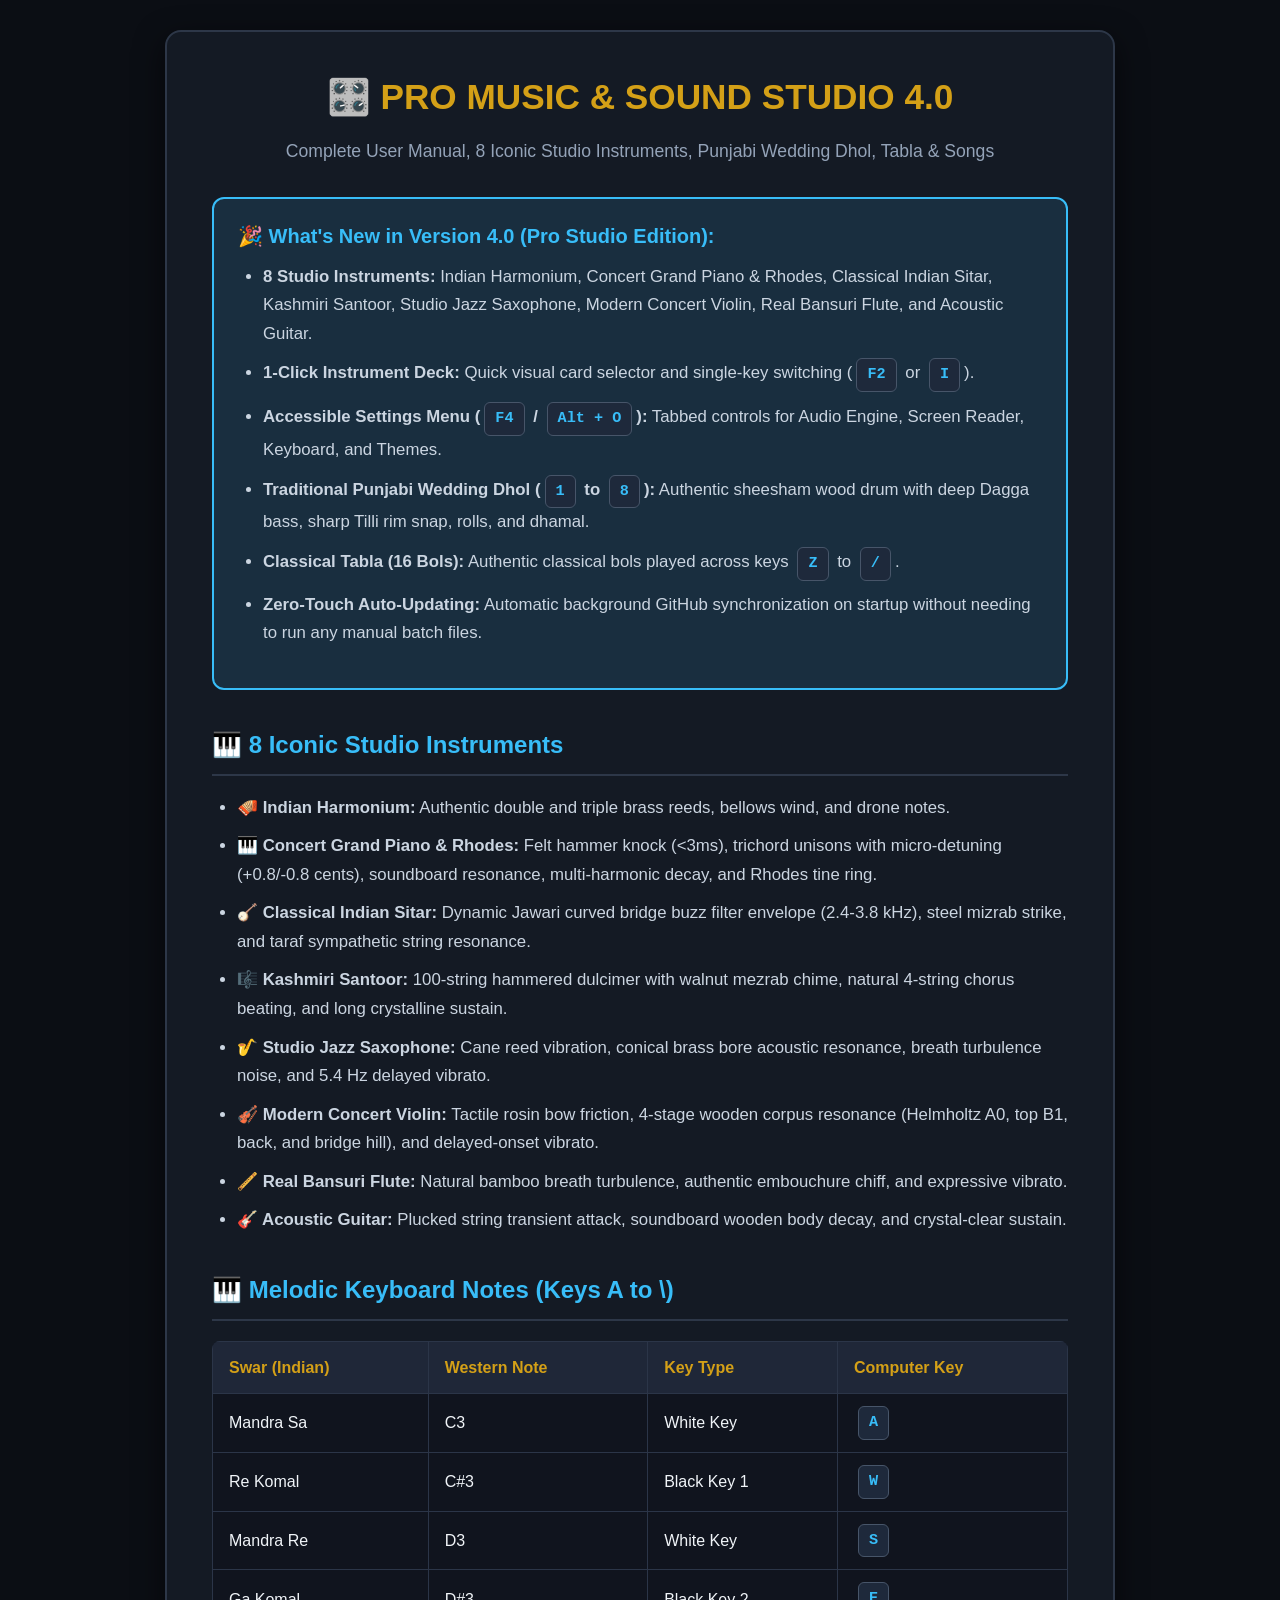
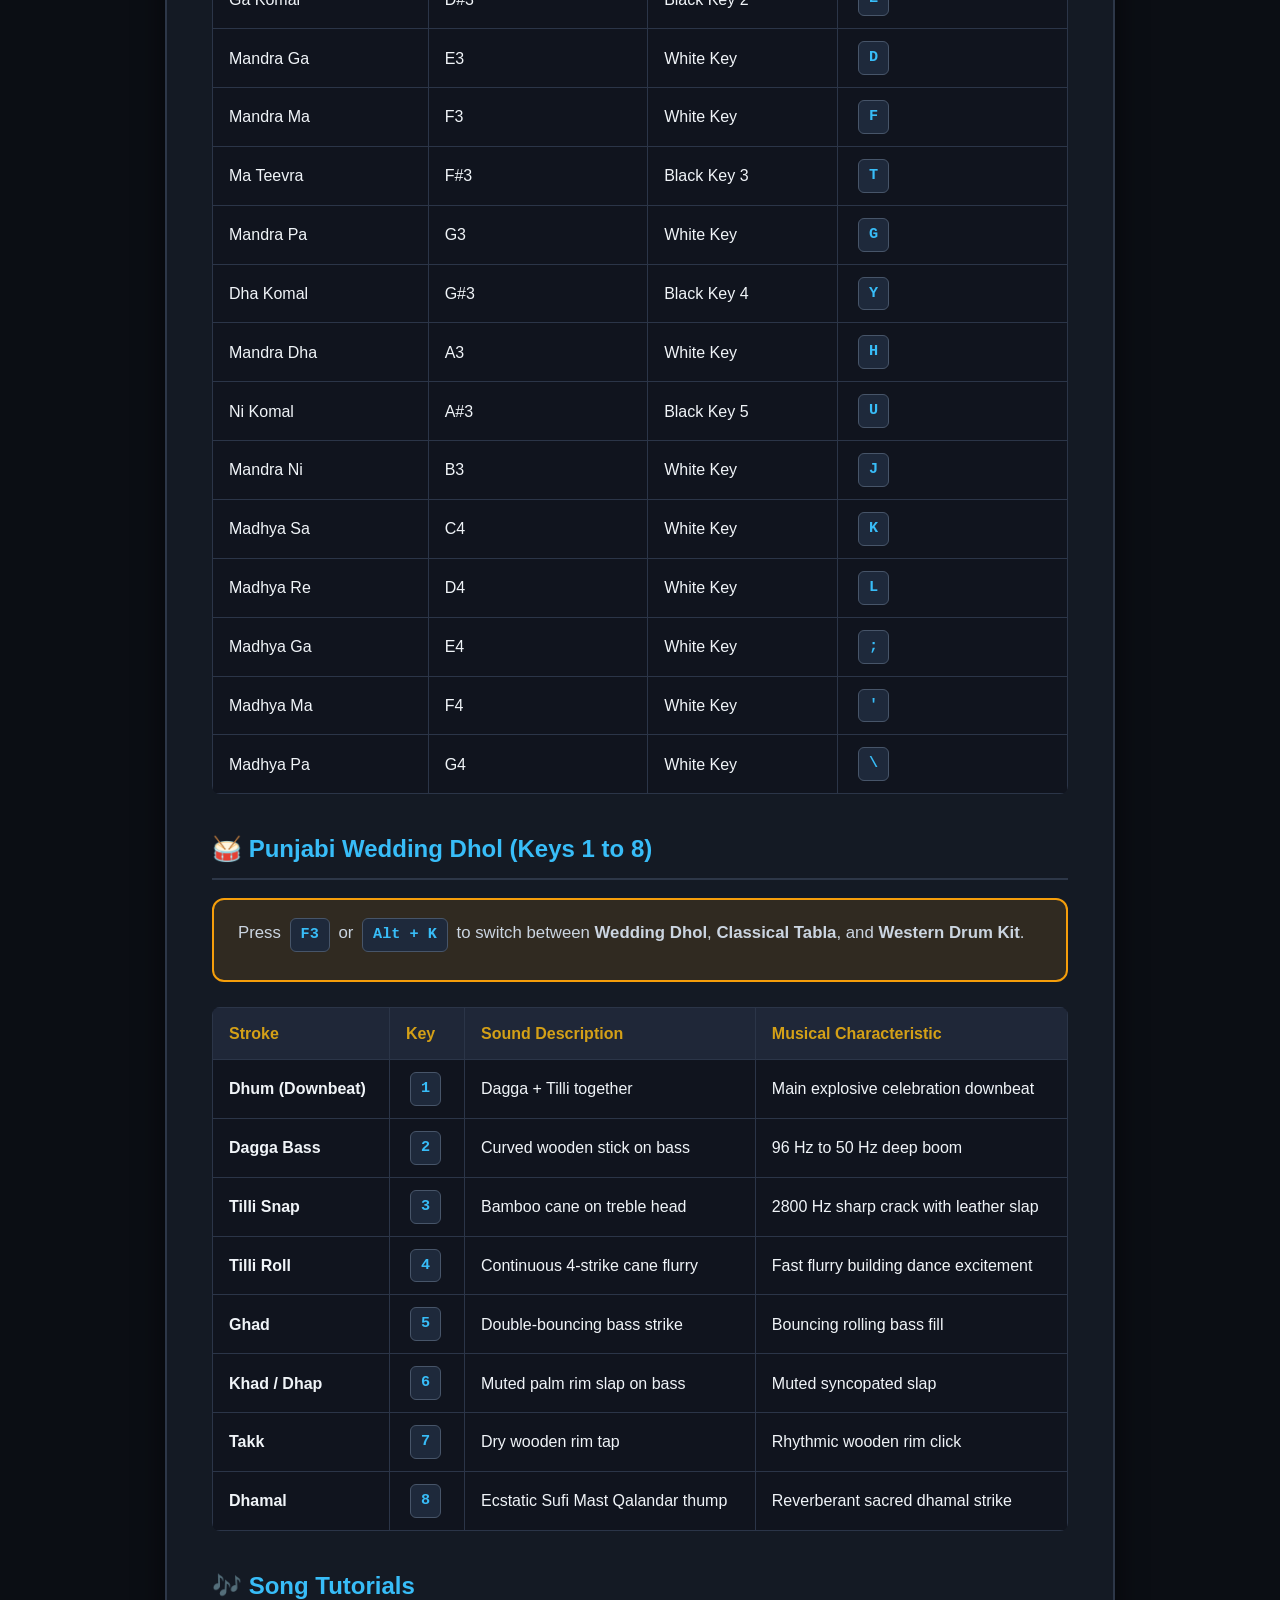
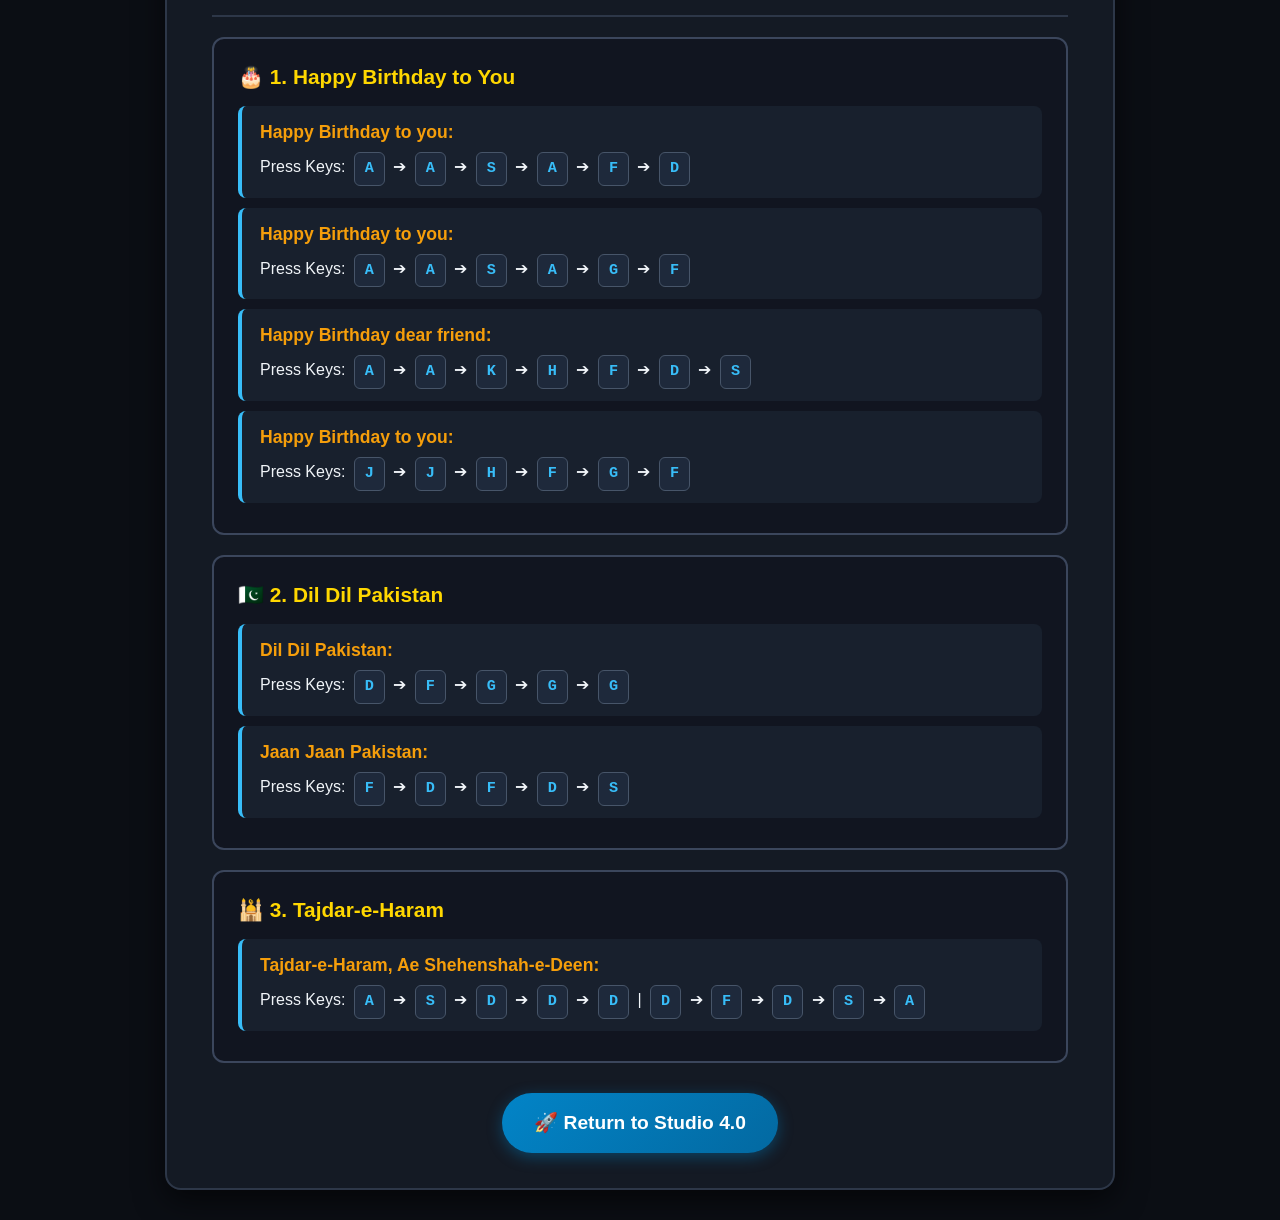
<file: PLAYING_GUIDE.html>
<!DOCTYPE html>
<html lang="en" dir="ltr">
<head>
    <meta charset="UTF-8">
    <meta name="viewport" content="width=device-width, initial-scale=1.0">
    <title>Pro Music & Sound Studio 4.0 — User Manual & Playing Guide</title>
    <style>
        :root {
            --primary: #d4a017;
            --bg: #0b0e14;
            --card-bg: #141a24;
            --text: #f0f4f8;
            --text-muted: #94a3b8;
            --accent: #38bdf8;
        }
        * { box-sizing: border-box; margin: 0; padding: 0; }
        body {
            font-family: -apple-system, BlinkMacSystemFont, 'Segoe UI', Roboto, Helvetica, Arial, sans-serif;
            background: var(--bg);
            color: var(--text);
            line-height: 1.7;
            padding: 30px 20px;
        }
        .container {
            max-width: 950px;
            margin: 0 auto;
            background: var(--card-bg);
            border-radius: 16px;
            padding: 35px 45px;
            border: 2px solid #2d3748;
            box-shadow: 0 10px 30px rgba(0,0,0,0.6);
        }
        h1 {
            color: var(--primary);
            font-size: 2.2rem;
            margin-bottom: 10px;
            text-align: center;
        }
        .subtitle {
            text-align: center;
            color: var(--text-muted);
            margin-bottom: 30px;
            font-size: 1.1rem;
        }
        h2 {
            color: var(--accent);
            border-bottom: 2px solid #2d3748;
            padding-bottom: 8px;
            margin: 35px 0 18px 0;
            font-size: 1.5rem;
        }
        h3 {
            color: #f59e0b;
            margin: 20px 0 10px;
            font-size: 1.25rem;
        }
        p, li {
            font-size: 1.05rem;
            color: #cbd5e1;
            margin-bottom: 10px;
        }
        ul, ol {
            padding-left: 25px;
            margin-bottom: 20px;
        }
        .key-badge {
            background: #1e293b;
            color: #38bdf8;
            border: 1px solid #475569;
            padding: 3px 10px;
            border-radius: 6px;
            font-family: monospace;
            font-weight: bold;
            font-size: 0.95rem;
            display: inline-block;
            margin: 0 4px;
        }
        table {
            width: 100%;
            border-collapse: collapse;
            margin: 20px 0;
            background: #10141e;
            border-radius: 8px;
            overflow: hidden;
        }
        th, td {
            padding: 12px 16px;
            border: 1px solid #2b3548;
            text-align: left;
        }
        th {
            background: #1f2738;
            color: var(--primary);
            font-weight: bold;
        }
        .song-box {
            background: #111520;
            border: 2px solid #3b465c;
            border-radius: 12px;
            padding: 20px 24px;
            margin: 20px 0;
        }
        .song-title {
            color: #ffd700;
            font-size: 1.3rem;
            font-weight: bold;
            margin-bottom: 12px;
            display: flex;
            align-items: center;
            gap: 10px;
        }
        .song-line {
            background: #18202d;
            padding: 12px 18px;
            border-radius: 8px;
            margin-bottom: 10px;
            border-left: 4px solid var(--accent);
        }
        .song-line span.sargam {
            display: block;
            color: #f59e0b;
            font-weight: bold;
            font-size: 1.1rem;
            margin-bottom: 4px;
        }
        .btn-launch {
            display: block;
            width: fit-content;
            margin: 30px auto 0;
            background: linear-gradient(135deg, #0284c7, #0369a1);
            color: #fff;
            padding: 14px 32px;
            border-radius: 30px;
            text-decoration: none;
            font-size: 1.2rem;
            font-weight: bold;
            box-shadow: 0 4px 15px rgba(2, 132, 199, 0.4);
            transition: all 0.2s;
        }
        .btn-launch:hover {
            transform: translateY(-2px);
            box-shadow: 0 6px 20px rgba(2, 132, 199, 0.6);
        }
    </style>
</head>
<body>
    <div class="container">
        <h1>🎛️ PRO MUSIC & SOUND STUDIO 4.0</h1>
        <p class="subtitle">Complete User Manual, 8 Iconic Studio Instruments, Punjabi Wedding Dhol, Tabla & Songs</p>

        <!-- What's New Box -->
        <div style="background: rgba(56, 189, 248, 0.12); border: 2px solid #38bdf8; border-radius: 12px; padding: 20px 24px; margin-bottom: 25px;">
            <h3 style="color:#38bdf8; margin-top:0;">🎉 What's New in Version 4.0 (Pro Studio Edition):</h3>
            <ul>
                <li><strong>8 Studio Instruments:</strong> Indian Harmonium, Concert Grand Piano & Rhodes, Classical Indian Sitar, Kashmiri Santoor, Studio Jazz Saxophone, Modern Concert Violin, Real Bansuri Flute, and Acoustic Guitar.</li>
                <li><strong>1-Click Instrument Deck:</strong> Quick visual card selector and single-key switching (<span class="key-badge">F2</span> or <span class="key-badge">I</span>).</li>
                <li><strong>Accessible Settings Menu (<span class="key-badge">F4</span> / <span class="key-badge">Alt + O</span>):</strong> Tabbed controls for Audio Engine, Screen Reader, Keyboard, and Themes.</li>
                <li><strong>Traditional Punjabi Wedding Dhol (<span class="key-badge">1</span> to <span class="key-badge">8</span>):</strong> Authentic sheesham wood drum with deep Dagga bass, sharp Tilli rim snap, rolls, and dhamal.</li>
                <li><strong>Classical Tabla (16 Bols):</strong> Authentic classical bols played across keys <span class="key-badge">Z</span> to <span class="key-badge">/</span>.</li>
                <li><strong>Zero-Touch Auto-Updating:</strong> Automatic background GitHub synchronization on startup without needing to run any manual batch files.</li>
            </ul>
        </div>

        <h2>🎹 8 Iconic Studio Instruments</h2>
        <ul>
            <li><strong>🪗 Indian Harmonium:</strong> Authentic double and triple brass reeds, bellows wind, and drone notes.</li>
            <li><strong>🎹 Concert Grand Piano & Rhodes:</strong> Felt hammer knock (&lt;3ms), trichord unisons with micro-detuning (+0.8/-0.8 cents), soundboard resonance, multi-harmonic decay, and Rhodes tine ring.</li>
            <li><strong>🪕 Classical Indian Sitar:</strong> Dynamic Jawari curved bridge buzz filter envelope (2.4-3.8 kHz), steel mizrab strike, and taraf sympathetic string resonance.</li>
            <li><strong>🎼 Kashmiri Santoor:</strong> 100-string hammered dulcimer with walnut mezrab chime, natural 4-string chorus beating, and long crystalline sustain.</li>
            <li><strong>🎷 Studio Jazz Saxophone:</strong> Cane reed vibration, conical brass bore acoustic resonance, breath turbulence noise, and 5.4 Hz delayed vibrato.</li>
            <li><strong>🎻 Modern Concert Violin:</strong> Tactile rosin bow friction, 4-stage wooden corpus resonance (Helmholtz A0, top B1, back, and bridge hill), and delayed-onset vibrato.</li>
            <li><strong>🪈 Real Bansuri Flute:</strong> Natural bamboo breath turbulence, authentic embouchure chiff, and expressive vibrato.</li>
            <li><strong>🎸 Acoustic Guitar:</strong> Plucked string transient attack, soundboard wooden body decay, and crystal-clear sustain.</li>
        </ul>

        <h2>🎹 Melodic Keyboard Notes (Keys A to \)</h2>
        <table>
            <thead>
                <tr>
                    <th>Swar (Indian)</th>
                    <th>Western Note</th>
                    <th>Key Type</th>
                    <th>Computer Key</th>
                </tr>
            </thead>
            <tbody>
                <tr><td>Mandra Sa</td><td>C3</td><td>White Key</td><td><span class="key-badge">A</span></td></tr>
                <tr><td>Re Komal</td><td>C#3</td><td>Black Key 1</td><td><span class="key-badge">W</span></td></tr>
                <tr><td>Mandra Re</td><td>D3</td><td>White Key</td><td><span class="key-badge">S</span></td></tr>
                <tr><td>Ga Komal</td><td>D#3</td><td>Black Key 2</td><td><span class="key-badge">E</span></td></tr>
                <tr><td>Mandra Ga</td><td>E3</td><td>White Key</td><td><span class="key-badge">D</span></td></tr>
                <tr><td>Mandra Ma</td><td>F3</td><td>White Key</td><td><span class="key-badge">F</span></td></tr>
                <tr><td>Ma Teevra</td><td>F#3</td><td>Black Key 3</td><td><span class="key-badge">T</span></td></tr>
                <tr><td>Mandra Pa</td><td>G3</td><td>White Key</td><td><span class="key-badge">G</span></td></tr>
                <tr><td>Dha Komal</td><td>G#3</td><td>Black Key 4</td><td><span class="key-badge">Y</span></td></tr>
                <tr><td>Mandra Dha</td><td>A3</td><td>White Key</td><td><span class="key-badge">H</span></td></tr>
                <tr><td>Ni Komal</td><td>A#3</td><td>Black Key 5</td><td><span class="key-badge">U</span></td></tr>
                <tr><td>Mandra Ni</td><td>B3</td><td>White Key</td><td><span class="key-badge">J</span></td></tr>
                <tr><td>Madhya Sa</td><td>C4</td><td>White Key</td><td><span class="key-badge">K</span></td></tr>
                <tr><td>Madhya Re</td><td>D4</td><td>White Key</td><td><span class="key-badge">L</span></td></tr>
                <tr><td>Madhya Ga</td><td>E4</td><td>White Key</td><td><span class="key-badge">;</span></td></tr>
                <tr><td>Madhya Ma</td><td>F4</td><td>White Key</td><td><span class="key-badge">'</span></td></tr>
                <tr><td>Madhya Pa</td><td>G4</td><td>White Key</td><td><span class="key-badge">\</span></td></tr>
            </tbody>
        </table>

        <h2>🥁 Punjabi Wedding Dhol (Keys 1 to 8)</h2>
        <div style="background: rgba(245, 158, 11, 0.12); border: 2px solid #f59e0b; border-radius: 12px; padding: 18px 24px; margin-bottom: 25px;">
            <p>Press <span class="key-badge">F3</span> or <span class="key-badge">Alt + K</span> to switch between <strong>Wedding Dhol</strong>, <strong>Classical Tabla</strong>, and <strong>Western Drum Kit</strong>.</p>
        </div>

        <table>
            <thead>
                <tr>
                    <th>Stroke</th>
                    <th>Key</th>
                    <th>Sound Description</th>
                    <th>Musical Characteristic</th>
                </tr>
            </thead>
            <tbody>
                <tr><td><strong>Dhum (Downbeat)</strong></td><td><span class="key-badge">1</span></td><td>Dagga + Tilli together</td><td>Main explosive celebration downbeat</td></tr>
                <tr><td><strong>Dagga Bass</strong></td><td><span class="key-badge">2</span></td><td>Curved wooden stick on bass</td><td>96 Hz to 50 Hz deep boom</td></tr>
                <tr><td><strong>Tilli Snap</strong></td><td><span class="key-badge">3</span></td><td>Bamboo cane on treble head</td><td>2800 Hz sharp crack with leather slap</td></tr>
                <tr><td><strong>Tilli Roll</strong></td><td><span class="key-badge">4</span></td><td>Continuous 4-strike cane flurry</td><td>Fast flurry building dance excitement</td></tr>
                <tr><td><strong>Ghad</strong></td><td><span class="key-badge">5</span></td><td>Double-bouncing bass strike</td><td>Bouncing rolling bass fill</td></tr>
                <tr><td><strong>Khad / Dhap</strong></td><td><span class="key-badge">6</span></td><td>Muted palm rim slap on bass</td><td>Muted syncopated slap</td></tr>
                <tr><td><strong>Takk</strong></td><td><span class="key-badge">7</span></td><td>Dry wooden rim tap</td><td>Rhythmic wooden rim click</td></tr>
                <tr><td><strong>Dhamal</strong></td><td><span class="key-badge">8</span></td><td>Ecstatic Sufi Mast Qalandar thump</td><td>Reverberant sacred dhamal strike</td></tr>
            </tbody>
        </table>

        <h2>🎶 Song Tutorials</h2>

        <div class="song-box">
            <div class="song-title">🎂 1. Happy Birthday to You</div>
            <div class="song-line">
                <span class="sargam">Happy Birthday to you:</span>
                Press Keys: <span class="key-badge">A</span> ➔ <span class="key-badge">A</span> ➔ <span class="key-badge">S</span> ➔ <span class="key-badge">A</span> ➔ <span class="key-badge">F</span> ➔ <span class="key-badge">D</span>
            </div>
            <div class="song-line">
                <span class="sargam">Happy Birthday to you:</span>
                Press Keys: <span class="key-badge">A</span> ➔ <span class="key-badge">A</span> ➔ <span class="key-badge">S</span> ➔ <span class="key-badge">A</span> ➔ <span class="key-badge">G</span> ➔ <span class="key-badge">F</span>
            </div>
            <div class="song-line">
                <span class="sargam">Happy Birthday dear friend:</span>
                Press Keys: <span class="key-badge">A</span> ➔ <span class="key-badge">A</span> ➔ <span class="key-badge">K</span> ➔ <span class="key-badge">H</span> ➔ <span class="key-badge">F</span> ➔ <span class="key-badge">D</span> ➔ <span class="key-badge">S</span>
            </div>
            <div class="song-line">
                <span class="sargam">Happy Birthday to you:</span>
                Press Keys: <span class="key-badge">J</span> ➔ <span class="key-badge">J</span> ➔ <span class="key-badge">H</span> ➔ <span class="key-badge">F</span> ➔ <span class="key-badge">G</span> ➔ <span class="key-badge">F</span>
            </div>
        </div>

        <div class="song-box">
            <div class="song-title">🇵🇰 2. Dil Dil Pakistan</div>
            <div class="song-line">
                <span class="sargam">Dil Dil Pakistan:</span>
                Press Keys: <span class="key-badge">D</span> ➔ <span class="key-badge">F</span> ➔ <span class="key-badge">G</span> ➔ <span class="key-badge">G</span> ➔ <span class="key-badge">G</span>
            </div>
            <div class="song-line">
                <span class="sargam">Jaan Jaan Pakistan:</span>
                Press Keys: <span class="key-badge">F</span> ➔ <span class="key-badge">D</span> ➔ <span class="key-badge">F</span> ➔ <span class="key-badge">D</span> ➔ <span class="key-badge">S</span>
            </div>
        </div>

        <div class="song-box">
            <div class="song-title">🕌 3. Tajdar-e-Haram</div>
            <div class="song-line">
                <span class="sargam">Tajdar-e-Haram, Ae Shehenshah-e-Deen:</span>
                Press Keys: <span class="key-badge">A</span> ➔ <span class="key-badge">S</span> ➔ <span class="key-badge">D</span> ➔ <span class="key-badge">D</span> ➔ <span class="key-badge">D</span> | <span class="key-badge">D</span> ➔ <span class="key-badge">F</span> ➔ <span class="key-badge">D</span> ➔ <span class="key-badge">S</span> ➔ <span class="key-badge">A</span>
            </div>
        </div>

        <a href="index.html" class="btn-launch">🚀 Return to Studio 4.0</a>
    </div>
</body>
</html>
</file>
<file: style.css>
:root {
    --bg-dark: #121418;
    --bg-panel: #1a1e26;
    --bg-card: #222733;
    --wood-dark: #2a150c;
    --wood-mid: #4a2211;
    --wood-light: #6a341a;
    --brass: #e5b358;
    --brass-glow: rgba(229, 179, 88, 0.4);
    --gold: #f4c430;
    --accent-cyan: #00d2ff;
    --accent-red: #ff3366;
    --accent-green: #00e676;
    --text-primary: #f0f4f8;
    --text-secondary: #94a3b8;
    --key-white: #fffff2;
    --key-white-press: #e0e0d5;
    --key-black: #1a1a1e;
    --key-black-press: #35353d;
    --border-color: #333a4d;
    --radius-sm: 6px;
    --radius-md: 12px;
    --radius-lg: 18px;
    --shadow-main: 0 12px 36px rgba(0, 0, 0, 0.55);
}

* {
    box-sizing: border-box;
    margin: 0;
    padding: 0;
    user-select: none;
    -webkit-user-select: none;
}

body {
    font-family: 'Segoe UI', -apple-system, BlinkMacSystemFont, Roboto, sans-serif;
    background: radial-gradient(circle at 50% 20%, #1e2433 0%, #101217 80%, #0a0b0e 100%);
    color: var(--text-primary);
    min-height: 100vh;
    display: flex;
    flex-direction: column;
    overflow-x: hidden;
}

/* Header */
header {
    background: rgba(18, 20, 24, 0.95);
    backdrop-filter: blur(10px);
    border-bottom: 1px solid var(--border-color);
    padding: 12px 24px;
    position: sticky;
    top: 0;
    z-index: 100;
}

.header-container {
    max-width: 1400px;
    margin: 0 auto;
    display: flex;
    justify-content: space-between;
    align-items: center;
    flex-wrap: wrap;
    gap: 16px;
}

.logo-area {
    display: flex;
    align-items: center;
    gap: 12px;
}

.logo-icon {
    font-size: 2rem;
    background: linear-gradient(135deg, var(--brass), #ffaa44);
    -webkit-background-clip: text;
    -webkit-text-fill-color: transparent;
}

.title-box h1 {
    font-size: 1.4rem;
    font-weight: 700;
    letter-spacing: 0.5px;
    color: #fff;
}

.title-box p {
    font-size: 0.85rem;
    color: var(--brass);
    font-weight: 500;
}

.mode-pills {
    display: flex;
    background: #0f1217;
    padding: 4px;
    border-radius: 30px;
    border: 1px solid var(--border-color);
    gap: 4px;
}

.mode-btn {
    background: transparent;
    border: none;
    color: var(--text-secondary);
    padding: 8px 18px;
    border-radius: 20px;
    cursor: pointer;
    font-size: 0.88rem;
    font-weight: 600;
    transition: all 0.25s ease;
}

.mode-btn:hover {
    color: #fff;
}

.mode-btn.active {
    background: linear-gradient(135deg, #2b3548, #1e2533);
    color: var(--brass);
    border: 1px solid rgba(229, 179, 88, 0.5);
    box-shadow: 0 2px 10px rgba(0, 0, 0, 0.3);
}

.header-controls {
    display: flex;
    align-items: center;
    gap: 18px;
}

.record-btn {
    background: #232a38;
    border: 1px solid #3c485e;
    color: #fff;
    padding: 8px 16px;
    border-radius: 25px;
    font-size: 0.85rem;
    font-weight: 600;
    cursor: pointer;
    display: flex;
    align-items: center;
    gap: 8px;
    transition: all 0.2s;
}

.record-btn:hover {
    border-color: var(--accent-red);
}

.rec-dot {
    width: 10px;
    height: 10px;
    border-radius: 50%;
    background: var(--accent-red);
}

.record-btn.recording {
    background: rgba(255, 51, 102, 0.15);
    border-color: var(--accent-red);
    color: #ff3366;
}

.record-btn.recording .rec-dot {
    animation: blink 1s infinite;
}

@keyframes blink {
    0%, 100% { opacity: 1; }
    50% { opacity: 0.2; }
}

.download-link {
    display: none;
    background: var(--accent-green);
    color: #0b2413;
    padding: 7px 14px;
    border-radius: 20px;
    font-size: 0.82rem;
    font-weight: 700;
    text-decoration: none;
    transition: all 0.2s;
}

.download-link:hover {
    opacity: 0.9;
    transform: translateY(-1px);
}

/* Main Container */
main {
    max-width: 1400px;
    width: 100%;
    margin: 20px auto;
    padding: 0 20px 40px;
    display: flex;
    flex-direction: column;
    gap: 28px;
    flex: 1;
}

/* Master volume banner */
.volume-strip {
    display: flex;
    justify-content: flex-end;
    align-items: center;
    gap: 24px;
    background: var(--bg-panel);
    padding: 10px 20px;
    border-radius: var(--radius-md);
    border: 1px solid var(--border-color);
}

.vol-item {
    display: flex;
    align-items: center;
    gap: 10px;
    font-size: 0.85rem;
    color: var(--text-secondary);
}

.vol-item input[type="range"] {
    accent-color: var(--brass);
    cursor: pointer;
    width: 100px;
}

/* ==============================================
   STUDIO MASTER EFFECTS RACK (RACK-MOUNT HARDWARE AESTHETIC)
============================================== */
.studio-rack-section {
    background: linear-gradient(180deg, #181c26 0%, #10131a 100%);
    border: 2px solid #2d3748;
    border-radius: var(--radius-lg);
    box-shadow: 0 14px 38px rgba(0, 0, 0, 0.65), inset 0 1px 2px rgba(255, 255, 255, 0.08);
    padding: 20px 24px;
    display: flex;
    flex-direction: column;
    gap: 18px;
    position: relative;
}

/* Metal rack-mount ears / screws */
.studio-rack-section::before,
.studio-rack-section::after {
    content: '⚙️';
    position: absolute;
    top: 50%;
    transform: translateY(-50%);
    font-size: 14px;
    opacity: 0.35;
    pointer-events: none;
}
.studio-rack-section::before { left: 8px; }
.studio-rack-section::after { right: 8px; }

.rack-header {
    display: flex;
    justify-content: space-between;
    align-items: center;
    flex-wrap: wrap;
    gap: 16px;
    border-bottom: 1px solid rgba(229, 179, 88, 0.2);
    padding-bottom: 14px;
}

.rack-title {
    display: flex;
    align-items: center;
    gap: 12px;
}

.rack-icon {
    font-size: 1.8rem;
    filter: drop-shadow(0 0 8px rgba(229, 179, 88, 0.4));
}

.rack-title h2 {
    font-size: 1.15rem;
    font-weight: 700;
    letter-spacing: 0.5px;
    color: var(--brass);
    text-transform: uppercase;
}

.rack-subtitle {
    font-size: 0.8rem;
    color: var(--text-secondary);
}

.rack-preset-group {
    display: flex;
    align-items: center;
    gap: 10px;
}

.rack-label {
    font-size: 0.85rem;
    font-weight: 600;
    color: var(--brass);
}

.rack-grid {
    display: grid;
    grid-template-columns: repeat(auto-fit, minmax(280px, 1fr));
    gap: 16px;
}

.rack-module {
    background: #141720;
    border: 1px solid #2a3142;
    border-radius: var(--radius-md);
    padding: 16px;
    display: flex;
    flex-direction: column;
    gap: 14px;
    box-shadow: inset 0 2px 6px rgba(0, 0, 0, 0.4);
}

.module-title {
    display: flex;
    justify-content: space-between;
    align-items: center;
    font-size: 0.9rem;
    font-weight: 700;
    color: var(--text-primary);
    border-bottom: 1px solid rgba(255, 255, 255, 0.06);
    padding-bottom: 8px;
}

.module-badge {
    background: rgba(229, 179, 88, 0.15);
    color: var(--brass);
    border: 1px solid rgba(229, 179, 88, 0.3);
    padding: 2px 8px;
    border-radius: 12px;
    font-size: 0.72rem;
    font-weight: 600;
}

.module-controls {
    display: flex;
    flex-direction: column;
    gap: 12px;
}

.rack-control {
    display: flex;
    flex-direction: column;
    gap: 6px;
}

.rack-control label {
    font-size: 0.78rem;
    font-weight: 600;
    color: var(--text-secondary);
}

.slider-with-val {
    display: flex;
    align-items: center;
    gap: 12px;
}

.slider-with-val input[type="range"] {
    flex: 1;
    accent-color: var(--brass);
    cursor: pointer;
}

.rack-val {
    font-family: 'Consolas', 'Courier New', monospace;
    font-size: 0.8rem;
    font-weight: 700;
    color: var(--brass);
    background: #0b0d13;
    padding: 3px 8px;
    border-radius: var(--radius-sm);
    border: 1px solid #232a3a;
    min-width: 65px;
    text-align: right;
}

.rack-select {
    background: #0d1017;
    border: 1px solid #333d52;
    color: #fff;
    padding: 7px 12px;
    border-radius: var(--radius-sm);
    font-size: 0.82rem;
    cursor: pointer;
    outline: none;
}

.rack-select:focus {
    border-color: var(--brass);
    box-shadow: 0 0 0 2px var(--brass-glow);
}

.rack-toggle-btn {
    background: #1b202c;
    border: 1px solid #364157;
    color: var(--text-secondary);
    padding: 4px 10px;
    border-radius: 20px;
    font-size: 0.75rem;
    font-weight: 700;
    cursor: pointer;
    transition: all 0.2s ease;
}

.rack-toggle-btn.active {
    background: rgba(0, 230, 118, 0.15);
    border-color: var(--accent-green);
    color: var(--accent-green);
    box-shadow: 0 0 8px rgba(0, 230, 118, 0.3);
}

.rack-btn-group {
    margin-top: 4px;
}

.rack-reset-btn {
    background: rgba(255, 51, 102, 0.15);
    border: 1px solid rgba(255, 51, 102, 0.4);
    color: #ff6b8b;
    padding: 8px 12px;
    border-radius: var(--radius-sm);
    font-size: 0.8rem;
    font-weight: 700;
    cursor: pointer;
    transition: all 0.2s ease;
    text-align: center;
}

.rack-reset-btn:hover {
    background: rgba(255, 51, 102, 0.25);
    color: #fff;
}

.limiter-status-box {
    display: flex;
    align-items: center;
    gap: 8px;
    background: #090c12;
    border: 1px solid #1f2736;
    padding: 6px 10px;
    border-radius: var(--radius-sm);
}

.limiter-dot {
    width: 8px;
    height: 8px;
    border-radius: 50%;
    background: var(--accent-cyan);
    box-shadow: 0 0 6px var(--accent-cyan);
    animation: pulseGlow 2s infinite ease-in-out;
}

@keyframes pulseGlow {
    0%, 100% { opacity: 0.5; }
    50% { opacity: 1; }
}

.limiter-text {
    font-size: 0.75rem;
    color: var(--accent-cyan);
    font-weight: 600;
}

/* High contrast mode adaptations */
body.high-contrast .studio-rack-section {
    background: #000 !important;
    border: 2px solid #ffff00 !important;
}

body.high-contrast .rack-module {
    background: #000 !important;
    border: 2px solid #fff !important;
}

body.high-contrast .rack-val {
    background: #000 !important;
    border: 1px solid #ffff00 !important;
    color: #ffff00 !important;
}

/* ==============================================
   HARMONIUM COMPONENT
============================================== */
.harmonium-section {
    background: linear-gradient(180deg, #3d1b0c 0%, #2a1106 100%);
    border: 3px solid #5d2e15;
    border-radius: var(--radius-lg);
    box-shadow: 0 15px 40px rgba(0, 0, 0, 0.7), inset 0 2px 4px rgba(255, 255, 255, 0.1);
    position: relative;
    padding: 24px 28px;
    display: flex;
    flex-direction: column;
    gap: 20px;
}

/* Brass corners ornamentation */
.harmonium-section::before,
.harmonium-section::after {
    content: '';
    position: absolute;
    width: 32px;
    height: 32px;
    border: 2px solid var(--brass);
    pointer-events: none;
}
.harmonium-section::before { top: 10px; left: 10px; border-right: none; border-bottom: none; }
.harmonium-section::after { top: 10px; right: 10px; border-left: none; border-bottom: none; }

.harmonium-header {
    display: flex;
    justify-content: space-between;
    align-items: center;
    flex-wrap: wrap;
    gap: 16px;
    border-bottom: 2px solid rgba(229, 179, 88, 0.25);
    padding-bottom: 16px;
}

.harmonium-title {
    display: flex;
    align-items: center;
    gap: 12px;
}

.harmonium-title h2 {
    font-size: 1.5rem;
    font-weight: 700;
    color: var(--brass);
    letter-spacing: 1px;
    text-shadow: 0 2px 4px rgba(0,0,0,0.6);
}

.harmonium-title span {
    background: rgba(229, 179, 88, 0.15);
    color: var(--brass);
    border: 1px solid rgba(229, 179, 88, 0.3);
    padding: 3px 10px;
    border-radius: 12px;
    font-size: 0.75rem;
    font-weight: 600;
}

/* Harmonium Stops & Control Panel */
.harmonium-controls {
    display: flex;
    align-items: center;
    flex-wrap: wrap;
    gap: 20px;
}

.control-group {
    display: flex;
    align-items: center;
    gap: 8px;
    background: rgba(0, 0, 0, 0.35);
    padding: 6px 14px;
    border-radius: 10px;
    border: 1px solid rgba(229, 179, 88, 0.2);
}

.control-group label {
    font-size: 0.8rem;
    font-weight: 600;
    color: #dfd0be;
    text-transform: uppercase;
    letter-spacing: 0.5px;
}

.brass-select {
    background: #1c0e07;
    color: var(--brass);
    border: 1px solid var(--brass);
    border-radius: 6px;
    padding: 5px 10px;
    font-size: 0.82rem;
    font-weight: 600;
    outline: none;
    cursor: pointer;
}

/* Drone (Sur) Knobs */
.drone-bar {
    display: flex;
    align-items: center;
    gap: 12px;
    background: rgba(0, 0, 0, 0.45);
    padding: 10px 18px;
    border-radius: 10px;
    border: 1px solid rgba(229, 179, 88, 0.25);
    flex-wrap: wrap;
}

.drone-title {
    font-size: 0.82rem;
    font-weight: 700;
    color: var(--brass);
    text-transform: uppercase;
}

.drone-knobs {
    display: flex;
    gap: 10px;
}

.drone-btn {
    background: radial-gradient(circle at 35% 35%, #fff1ba, #c4943b 65%, #63430f);
    border: 2px solid #332009;
    color: #211204;
    width: 44px;
    height: 44px;
    border-radius: 50%;
    font-size: 0.8rem;
    font-weight: 800;
    cursor: pointer;
    box-shadow: 0 4px 6px rgba(0, 0, 0, 0.5), inset 0 2px 4px rgba(255, 255, 255, 0.4);
    transition: all 0.2s;
    display: flex;
    flex-direction: column;
    align-items: center;
    justify-content: center;
    line-height: 1.1;
}

.drone-btn small {
    font-size: 0.65rem;
    font-weight: 600;
    opacity: 0.85;
}

.drone-btn:hover {
    transform: translateY(-2px);
    box-shadow: 0 6px 12px rgba(229, 179, 88, 0.4);
}

.drone-btn.active {
    box-shadow: 0 0 14px var(--brass), inset 0 3px 6px #000;
    background: radial-gradient(circle at 35% 35%, #ffd769, #e08b1a 65%, #462203);
    color: #fff;
    transform: translateY(2px);
}

/* Bellows visual simulation */
.bellows-wrapper {
    display: flex;
    align-items: center;
    gap: 16px;
    background: rgba(0,0,0,0.3);
    padding: 8px 16px;
    border-radius: 8px;
}

.bellows-indicator {
    display: flex;
    gap: 4px;
    height: 24px;
    align-items: center;
}

.bellows-fold {
    width: 6px;
    height: 18px;
    background: #8b3c1a;
    border: 1px solid #caa062;
    border-radius: 2px;
    transition: transform 0.15s ease, background 0.15s ease;
}

.bellows-pumping .bellows-fold:nth-child(even) {
    transform: scaleY(1.3) skewY(8deg);
    background: var(--brass);
}
.bellows-pumping .bellows-fold:nth-child(odd) {
    transform: scaleY(1.1) skewY(-8deg);
    background: #e88c3a;
}

/* Harmonium Keyboard */
.keyboard-bed {
    background: #110804;
    padding: 16px 16px 20px 16px;
    border-radius: 12px;
    box-shadow: inset 0 8px 16px rgba(0, 0, 0, 0.8), 0 2px 4px rgba(255, 255, 255, 0.05);
    border: 2px solid #361708;
    overflow-x: auto;
}

.keyboard {
    position: relative;
    height: 230px;
    display: flex;
    margin: 0 auto;
    width: fit-content;
    user-select: none;
}

/* White keys */
.key.white {
    width: 58px;
    height: 220px;
    background: linear-gradient(180deg, #fffffb 0%, #f6f5ea 85%, #eae7d6 100%);
    border: 1px solid #b8b3a0;
    border-top: none;
    border-radius: 0 0 6px 6px;
    box-shadow: inset 0 1px 0 #fff, inset 0 -6px 8px rgba(0,0,0,0.12), 2px 4px 6px rgba(0,0,0,0.45);
    cursor: pointer;
    position: relative;
    z-index: 1;
    display: flex;
    flex-direction: column;
    justify-content: flex-end;
    align-items: center;
    padding-bottom: 12px;
    transition: background 0.05s, transform 0.05s, box-shadow 0.05s;
}

.key.white:hover {
    background: #faf8ec;
}

.key.white.active, .key.white:active {
    background: linear-gradient(180deg, #eae7d4 0%, #dbd6c1 100%);
    box-shadow: inset 0 4px 10px rgba(0,0,0,0.35);
    transform: translateY(4px);
}

/* Black keys */
.key.black {
    width: 36px;
    height: 136px;
    background: linear-gradient(180deg, #2c2d30 0%, #17181c 70%, #0d0e11 100%);
    border-radius: 0 0 4px 4px;
    box-shadow: inset 0 1px 1px rgba(255,255,255,0.3), 2px 3px 8px rgba(0,0,0,0.7);
    cursor: pointer;
    position: absolute;
    z-index: 2;
    display: flex;
    flex-direction: column;
    justify-content: flex-end;
    align-items: center;
    padding-bottom: 8px;
    transition: background 0.05s, transform 0.05s, box-shadow 0.05s;
}

.key.black:hover {
    background: #3a3b40;
}

.key.black.active, .key.black:active {
    background: linear-gradient(180deg, #17181c 0%, #0d0e11 100%);
    box-shadow: inset 0 2px 6px rgba(0,0,0,0.9);
    transform: translateY(3px);
}

/* Key text labels */
.key-label {
    font-size: 0.95rem;
    font-weight: 700;
    color: #2b2b2b;
    line-height: 1.2;
}

.key.black .key-label {
    color: #f5f5f5;
    font-size: 0.85rem;
}

.swar-label {
    font-size: 0.82rem;
    font-weight: 800;
    color: #9c4b12;
}

.key.black .swar-label {
    color: #ffaa55;
    font-size: 0.75rem;
}

.key-hint {
    margin-top: 4px;
    font-size: 0.72rem;
    font-weight: 700;
    padding: 2px 5px;
    border-radius: 4px;
    background: #dfdacb;
    color: #443c2c;
    border: 1px solid #c2bbae;
}

.key.black .key-hint {
    background: #383a42;
    color: #ffd782;
    border: 1px solid #525561;
}

/* ==============================================
   DRUM & BEAT MACHINE COMPONENT
============================================== */
.drum-section {
    background: var(--bg-panel);
    border: 1px solid var(--border-color);
    border-radius: var(--radius-lg);
    box-shadow: var(--shadow-main);
    padding: 24px 28px;
    display: flex;
    flex-direction: column;
    gap: 22px;
}

.drum-header {
    display: flex;
    justify-content: space-between;
    align-items: center;
    flex-wrap: wrap;
    gap: 16px;
    border-bottom: 1px solid var(--border-color);
    padding-bottom: 16px;
}

.drum-title {
    display: flex;
    align-items: center;
    gap: 12px;
}

.drum-title h2 {
    font-size: 1.45rem;
    font-weight: 700;
    color: #fff;
    letter-spacing: 0.5px;
}

.drum-title span {
    background: rgba(0, 210, 255, 0.15);
    color: var(--accent-cyan);
    border: 1px solid rgba(0, 210, 255, 0.3);
    padding: 3px 10px;
    border-radius: 12px;
    font-size: 0.75rem;
    font-weight: 600;
}

/* Rhythm Sequencer Toolbar */
.rhythm-toolbar {
    display: flex;
    align-items: center;
    flex-wrap: wrap;
    gap: 16px;
    background: #15181f;
    padding: 12px 20px;
    border-radius: var(--radius-md);
    border: 1px solid var(--border-color);
}

.rhythm-select-box {
    display: flex;
    align-items: center;
    gap: 10px;
}

.rhythm-select-box label {
    font-size: 0.85rem;
    color: var(--text-secondary);
    font-weight: 600;
}

.studio-select {
    background: #222733;
    color: #fff;
    border: 1px solid #3c465c;
    border-radius: 8px;
    padding: 6px 12px;
    font-size: 0.88rem;
    outline: none;
    cursor: pointer;
}

.tempo-box {
    display: flex;
    align-items: center;
    gap: 10px;
}

.tempo-box label {
    font-size: 0.85rem;
    color: var(--text-secondary);
    font-weight: 600;
}

.tempo-box input[type="range"] {
    accent-color: var(--accent-cyan);
    cursor: pointer;
    width: 110px;
}

.bpm-display {
    font-family: monospace;
    font-size: 1rem;
    font-weight: 700;
    color: var(--accent-cyan);
    background: #0f131a;
    padding: 3px 8px;
    border-radius: 5px;
    border: 1px solid #283042;
    min-width: 68px;
    text-align: center;
}

.rhythm-play-btn {
    background: linear-gradient(135deg, #00b4db, #0083b0);
    border: none;
    color: #fff;
    padding: 8px 18px;
    border-radius: 20px;
    font-size: 0.88rem;
    font-weight: 700;
    cursor: pointer;
    display: flex;
    align-items: center;
    gap: 8px;
    transition: all 0.2s;
    box-shadow: 0 4px 12px rgba(0, 180, 219, 0.3);
}

.rhythm-play-btn:hover {
    transform: translateY(-1px);
    box-shadow: 0 6px 16px rgba(0, 180, 219, 0.45);
}

.rhythm-play-btn.playing {
    background: linear-gradient(135deg, #ff416c, #ff4b2b);
    box-shadow: 0 4px 12px rgba(255, 65, 108, 0.4);
}

/* Step Sequencer LED indicators */
.step-lights {
    display: flex;
    gap: 8px;
    align-items: center;
    background: #0f1218;
    padding: 6px 14px;
    border-radius: 20px;
    border: 1px solid #272e3d;
}

.step-led {
    width: 12px;
    height: 12px;
    border-radius: 50%;
    background: #252b38;
    border: 1px solid #3c4558;
    transition: all 0.1s;
}

.step-led.active {
    background: var(--accent-cyan);
    box-shadow: 0 0 10px var(--accent-cyan), 0 0 16px var(--accent-cyan);
    transform: scale(1.2);
}

/* Drum Pads Grid */
.pads-wrapper {
    display: flex;
    flex-direction: column;
    gap: 16px;
}

.pads-section-title {
    font-size: 0.9rem;
    font-weight: 700;
    color: var(--text-secondary);
    text-transform: uppercase;
    letter-spacing: 1px;
    display: flex;
    align-items: center;
    gap: 8px;
}

.pads-grid {
    display: grid;
    grid-template-columns: repeat(auto-fit, minmax(130px, 1fr));
    gap: 14px;
}

.drum-pad {
    background: linear-gradient(145deg, #242a38, #1c202b);
    border: 2px solid #313a4e;
    border-radius: var(--radius-md);
    height: 110px;
    display: flex;
    flex-direction: column;
    justify-content: center;
    align-items: center;
    cursor: pointer;
    position: relative;
    overflow: hidden;
    transition: transform 0.08s ease, border-color 0.1s, box-shadow 0.1s;
    box-shadow: 0 6px 14px rgba(0, 0, 0, 0.4);
}

.drum-pad:hover {
    border-color: #4c5a78;
    transform: translateY(-2px);
}

.drum-pad.hit, .drum-pad:active {
    transform: scale(0.95) translateY(2px);
    border-color: var(--accent-cyan);
    box-shadow: 0 0 20px rgba(0, 210, 255, 0.6);
    background: linear-gradient(145deg, #2d384d, #202738);
}

.drum-pad.tabla-pad.hit, .drum-pad.tabla-pad:active {
    border-color: var(--gold);
    box-shadow: 0 0 20px rgba(244, 196, 48, 0.6);
    background: linear-gradient(145deg, #3d3522, #262115);
}

.pad-icon {
    font-size: 1.6rem;
    margin-bottom: 4px;
}

.pad-name {
    font-size: 0.85rem;
    font-weight: 700;
    color: #e4e9f0;
}

.pad-hint {
    font-size: 0.72rem;
    font-weight: 700;
    background: #11141c;
    color: var(--accent-cyan);
    padding: 2px 7px;
    border-radius: 4px;
    margin-top: 6px;
    border: 1px solid #2b3548;
}

.drum-pad.tabla-pad .pad-hint {
    color: var(--gold);
}

/* ==============================================
   FOOTER / SHORTCUTS QUICK GUIDE
============================================== */
.instructions-section {
    background: var(--bg-panel);
    border: 1px solid var(--border-color);
    border-radius: var(--radius-md);
    padding: 20px 24px;
}

.instructions-title {
    font-size: 1.1rem;
    font-weight: 700;
    margin-bottom: 12px;
    color: var(--brass);
    display: flex;
    align-items: center;
    gap: 8px;
}

.guide-grid {
    display: grid;
    grid-template-columns: repeat(auto-fit, minmax(280px, 1fr));
    gap: 16px;
    font-size: 0.88rem;
    color: var(--text-secondary);
}

.guide-card {
    background: #151821;
    padding: 14px 18px;
    border-radius: var(--radius-sm);
    border: 1px solid #2a3142;
}

.guide-card h4 {
    color: #fff;
    font-size: 0.95rem;
    margin-bottom: 8px;
    display: flex;
    align-items: center;
    gap: 6px;
}

.guide-card ul {
    list-style: none;
    display: flex;
    flex-direction: column;
    gap: 6px;
}

.guide-card li {
    display: flex;
    align-items: center;
    justify-content: space-between;
}

.kbd-badge {
    background: #252d3d;
    color: #e2e8f0;
    padding: 2px 8px;
    border-radius: 4px;
    font-family: monospace;
    font-weight: bold;
    border: 1px solid #3c485e;
    font-size: 0.8rem;
}

/* Utility to hide/show sections in modes */
.mode-harmonium-only .drum-section { display: none !important; }
.mode-drums-only .harmonium-section { display: none !important; }

/* Responsive adjustments */
@media (max-width: 900px) {
    .key.white { width: 44px; height: 180px; }
    .key.black { width: 28px; height: 110px; }
    .header-container { flex-direction: column; align-items: stretch; }
    .volume-strip { flex-wrap: wrap; justify-content: center; }
}

@media (max-width: 600px) {
    .key.white { width: 34px; height: 150px; }
    .key.black { width: 22px; height: 95px; }
    .key-label, .swar-label { font-size: 0.65rem; }
    .key-hint { display: none; }
}

/* ==========================================================
   BLIND ACCESSIBILITY & LOW VISION STYLES
========================================================== */

/* Screen Reader Only Utility */
.sr-only {
    position: absolute !important;
    width: 1px !important;
    height: 1px !important;
    padding: 0 !important;
    margin: -1px !important;
    overflow: hidden !important;
    clip: rect(0, 0, 0, 0) !important;
    white-space: nowrap !important;
    border: 0 !important;
}

/* Focus Visible for Keyboard Users */
*:focus-visible {
    outline: 3px solid #00d2ff !important;
    outline-offset: 3px !important;
    box-shadow: 0 0 12px rgba(0, 210, 255, 0.8) !important;
}

/* Accessibility Control Bar */
.accessibility-bar {
    background: linear-gradient(135deg, #131924, #0d121a);
    border: 2px solid #28374f;
    border-radius: var(--radius-md);
    padding: 12px 18px;
    display: flex;
    justify-content: space-between;
    align-items: center;
    flex-wrap: wrap;
    gap: 14px;
    box-shadow: 0 4px 18px rgba(0, 0, 0, 0.4);
}

.a11y-title {
    display: flex;
    align-items: center;
    gap: 8px;
}

.a11y-badge {
    background: #1b263b;
    color: var(--accent-cyan);
    border: 1px solid #364d73;
    padding: 6px 14px;
    border-radius: 20px;
    font-size: 0.88rem;
    font-weight: 700;
    letter-spacing: 0.5px;
}

.a11y-actions {
    display: flex;
    align-items: center;
    flex-wrap: wrap;
    gap: 10px;
}

.a11y-btn {
    background: #1e2636;
    border: 1px solid #374663;
    color: #e2e8f0;
    padding: 7px 14px;
    border-radius: 8px;
    font-size: 0.84rem;
    font-weight: 600;
    cursor: pointer;
    display: inline-flex;
    align-items: center;
    gap: 8px;
    transition: all 0.2s;
}

.a11y-btn:hover {
    background: #2a354b;
    border-color: #00d2ff;
    color: #fff;
}

.a11y-btn.active {
    background: #153243;
    border-color: #00d2ff;
    color: #00d2ff;
    box-shadow: 0 0 10px rgba(0, 210, 255, 0.3);
}

.a11y-btn .a11y-icon {
    font-size: 1rem;
}

.a11y-btn .a11y-kbd {
    background: #0d121a;
    color: #a0aec0;
    padding: 2px 6px;
    border-radius: 4px;
    font-size: 0.72rem;
    font-family: monospace;
    border: 1px solid #2d3748;
}

.a11y-highlight {
    background: linear-gradient(135deg, #3d2f09, #261d05);
    border-color: var(--gold);
    color: #ffeb99;
}

.a11y-highlight:hover {
    border-color: #fff;
    box-shadow: 0 0 12px rgba(244, 196, 48, 0.4);
}

.a11y-panic {
    background: linear-gradient(135deg, #441118, #2a0b10);
    border-color: var(--accent-red);
    color: #ff99aa;
}

.a11y-panic:hover {
    background: #ff3366;
    color: #fff;
    box-shadow: 0 0 14px rgba(255, 51, 102, 0.6);
}

/* ==========================================================
   HIGH CONTRAST MODE (For Low Vision / Blind Users)
========================================================== */
body.high-contrast-mode {
    background: #000000 !important;
    color: #ffffff !important;
}

body.high-contrast-mode header,
body.high-contrast-mode .accessibility-bar,
body.high-contrast-mode .volume-strip,
body.high-contrast-mode .harmonium-section,
body.high-contrast-mode .drum-section,
body.high-contrast-mode .instructions-section,
body.high-contrast-mode .guide-card,
body.high-contrast-mode .rhythm-toolbar,
body.high-contrast-mode .drone-bar {
    background: #000000 !important;
    border: 3px solid #ffff00 !important;
    box-shadow: none !important;
}

body.high-contrast-mode .key.white {
    background: #ffffff !important;
    color: #000000 !important;
    border: 2px solid #000000 !important;
}

body.high-contrast-mode .key.white .key-label,
body.high-contrast-mode .key.white .swar-label {
    color: #000000 !important;
    font-weight: 900 !important;
}

body.high-contrast-mode .key.white.active {
    background: #ffff00 !important;
}

body.high-contrast-mode .key.black {
    background: #000000 !important;
    border: 2px solid #ffff00 !important;
}

body.high-contrast-mode .key.black .key-label,
body.high-contrast-mode .key.black .swar-label {
    color: #ffff00 !important;
    font-weight: 900 !important;
}

body.high-contrast-mode .key.black.active {
    background: #ff0055 !important;
}

body.high-contrast-mode .drum-pad {
    background: #000000 !important;
    border: 3px solid #00ffff !important;
}

body.high-contrast-mode .drum-pad.hit {
    background: #00ffff !important;
    color: #000000 !important;
}

body.high-contrast-mode .drum-pad.tabla-pad {
    border-color: #ffff00 !important;
}

body.high-contrast-mode .drum-pad.tabla-pad.hit {
    background: #ffff00 !important;
    color: #000000 !important;
}

body.high-contrast-mode .pad-name,
body.high-contrast-mode .pad-hint,
body.high-contrast-mode h1,
body.high-contrast-mode h2,
body.high-contrast-mode h3,
body.high-contrast-mode h4,
body.high-contrast-mode p,
body.high-contrast-mode span {
    color: #ffffff !important;
}

body.high-contrast-mode .drone-btn {
    border: 2px solid #ffff00 !important;
    background: #000000 !important;
    color: #ffff00 !important;
}

body.high-contrast-mode .drone-btn.active {
    background: #ffff00 !important;
    color: #000000 !important;
}

/* ==========================================================
   INTERACTIVE SONG TUTORIAL & NOTES VIEWER
========================================================== */
.tutorial-section {
    background: linear-gradient(135deg, #1c2230, #131722);
    border: 2px solid #33415c;
    border-radius: var(--radius-lg);
    padding: 22px 26px;
    box-shadow: var(--shadow-main);
    display: flex;
    flex-direction: column;
    gap: 18px;
}

.tutorial-header {
    display: flex;
    justify-content: space-between;
    align-items: center;
    flex-wrap: wrap;
    gap: 14px;
    border-bottom: 1px solid #2d3748;
    padding-bottom: 14px;
}

.tutorial-title {
    display: flex;
    align-items: center;
    gap: 12px;
}

.tutorial-title h2 {
    font-size: 1.35rem;
    font-weight: 700;
    color: var(--brass);
}

.tutorial-badge {
    background: rgba(229, 179, 88, 0.15);
    color: var(--brass);
    border: 1px solid rgba(229, 179, 88, 0.3);
    padding: 3px 10px;
    border-radius: 12px;
    font-size: 0.75rem;
    font-weight: 600;
}

.song-selector-pills {
    display: flex;
    flex-wrap: wrap;
    gap: 8px;
}

.song-pill-btn {
    background: #141923;
    border: 1px solid #2b3547;
    color: #cbd5e1;
    padding: 6px 14px;
    border-radius: 20px;
    font-size: 0.84rem;
    font-weight: 600;
    cursor: pointer;
    transition: all 0.2s;
}

.song-pill-btn:hover {
    border-color: var(--brass);
    color: #fff;
}

.song-pill-btn.active {
    background: linear-gradient(135deg, #3d2f0d, #251b04);
    border-color: var(--brass);
    color: #ffd700;
    box-shadow: 0 0 12px rgba(229, 179, 88, 0.3);
}

.song-player-card {
    background: #0d1117;
    border: 1px solid #262f3f;
    border-radius: var(--radius-md);
    padding: 18px 22px;
    display: flex;
    flex-direction: column;
    gap: 16px;
}

.song-info-bar {
    display: flex;
    justify-content: space-between;
    align-items: center;
    flex-wrap: wrap;
    gap: 12px;
}

.song-name-box h3 {
    font-size: 1.15rem;
    color: #fff;
    margin-bottom: 4px;
}

.song-name-box p {
    font-size: 0.85rem;
    color: #94a3b8;
}

.song-controls-group {
    display: flex;
    align-items: center;
    gap: 10px;
    flex-wrap: wrap;
}

.btn-song-demo {
    background: linear-gradient(135deg, #00b4db, #0083b0);
    border: none;
    color: #fff;
    padding: 8px 18px;
    border-radius: 20px;
    font-size: 0.88rem;
    font-weight: 700;
    cursor: pointer;
    display: inline-flex;
    align-items: center;
    gap: 8px;
    transition: all 0.2s;
}

.btn-song-demo:hover {
    transform: translateY(-1px);
    box-shadow: 0 4px 14px rgba(0, 180, 219, 0.4);
}

.btn-song-demo.playing {
    background: linear-gradient(135deg, #ff416c, #ff4b2b);
}

.btn-rec-beat {
    background: #1e2638;
    border: 1px solid #3b4966;
    color: var(--accent-cyan);
    padding: 7px 14px;
    border-radius: 20px;
    font-size: 0.82rem;
    font-weight: 600;
    cursor: pointer;
    transition: all 0.2s;
}

.btn-rec-beat:hover {
    background: #27334d;
    border-color: var(--accent-cyan);
}

.notes-stream {
    display: flex;
    flex-wrap: wrap;
    gap: 10px;
    padding: 14px;
    background: #141822;
    border-radius: var(--radius-sm);
    border: 1px solid #21293a;
    min-height: 80px;
    align-items: center;
}

.note-chip {
    background: #1e2433;
    border: 1px solid #374259;
    border-radius: 8px;
    padding: 6px 12px;
    display: flex;
    flex-direction: column;
    align-items: center;
    gap: 2px;
    cursor: pointer;
    transition: all 0.15s ease;
    user-select: none;
}

.note-chip:hover {
    border-color: var(--brass);
    transform: translateY(-2px);
    background: #293246;
}

.note-chip.current-playing {
    border-color: #ffd700 !important;
    background: linear-gradient(135deg, #57410c, #352605) !important;
    box-shadow: 0 0 16px rgba(255, 215, 0, 0.7);
    transform: scale(1.12) translateY(-3px);
}

.chip-swar {
    font-size: 0.95rem;
    font-weight: 800;
    color: #ffaa55;
}

.chip-note {
    font-size: 0.75rem;
    color: #cbd5e1;
}

.chip-key {
    background: #0f121a;
    color: #00d2ff;
    border: 1px solid #283244;
    border-radius: 4px;
    padding: 1px 6px;
    font-size: 0.7rem;
    font-family: monospace;
    font-weight: 700;
}

/* ==========================================================
   NVDA & JAWS DIRECT FOCUS BANNER
========================================================== */
.nvda-banner {
    background: #0f1826;
    border: 2px solid #00d2ff;
    border-radius: var(--radius-md);
    padding: 12px 20px;
    display: flex;
    flex-direction: column;
    gap: 8px;
    outline: none;
    box-shadow: 0 0 15px rgba(0, 210, 255, 0.25);
    transition: all 0.2s ease;
}

.nvda-banner:focus {
    border-color: #ffd700 !important;
    box-shadow: 0 0 20px rgba(255, 215, 0, 0.7) !important;
    outline: 3px solid #ffd700 !important;
}

.nvda-status-line {
    display: flex;
    align-items: center;
    gap: 10px;
    font-size: 0.92rem;
    color: #f0fdf4;
}

.status-indicator-dot {
    width: 10px;
    height: 10px;
    border-radius: 50%;
    background: #00e676;
    box-shadow: 0 0 8px #00e676;
    display: inline-block;
    animation: pulseDot 1.5s infinite;
}

@keyframes pulseDot {
    0%, 100% { opacity: 1; transform: scale(1); }
    50% { opacity: 0.4; transform: scale(0.85); }
}

.nvda-quick-tags {
    display: flex;
    flex-wrap: wrap;
    gap: 8px;
}

.nvda-tag {
    background: #172236;
    color: #93c5fd;
    border: 1px solid #253856;
    padding: 2px 8px;
    border-radius: 4px;
    font-size: 0.76rem;
    font-family: monospace;
    font-weight: 700;
}

/* ==========================================================
   EASY MODE / SIMPLIFIED CLEAN INTERFACE
========================================================== */
body.easy-mode .harmonium-controls,
body.easy-mode .drone-bar,
body.easy-mode .volume-strip,
body.easy-mode .tutorial-section,
body.easy-mode header .mode-pills,
body.easy-mode .bellows-wrapper {
    display: none !important;
}

body.easy-mode .harmonium-section {
    padding: 16px 20px;
}

body.easy-mode .key.white {
    width: 64px;
    height: 230px;
}

body.easy-mode .key.black {
    width: 40px;
    height: 145px;
}

body.easy-mode .drum-pad {
    height: 125px;
}

/* ==========================================================
   FLUTE / BANSURI THEME & BREATH STYLING
========================================================== */
body.instrument-flute .harmonium-section {
    background: linear-gradient(180deg, #12281e 0%, #0d1e16 100%);
    border-color: #2e6648;
    box-shadow: 0 15px 40px rgba(0, 0, 0, 0.75), inset 0 2px 4px rgba(46, 204, 113, 0.15);
}

body.instrument-flute .harmonium-section::before,
body.instrument-flute .harmonium-section::after {
    border-color: #00e676;
}

body.instrument-flute #instrumentHeaderTitle {
    color: #a7f3d0;
    text-shadow: 0 0 10px rgba(0, 230, 118, 0.3);
}

body.instrument-flute .bellows-indicator.bellows-pumping .bellows-fold {
    background: #00e676;
    box-shadow: 0 0 8px #00e676;
    animation: breathPulse 0.4s ease-in-out infinite alternate;
}

@keyframes breathPulse {
    0% { transform: scaleY(0.7); opacity: 0.6; }
    100% { transform: scaleY(1.3); opacity: 1; }
}

/* ==========================================================
   VIOLIN THEME & BOW STYLING (MODERN CONCERT VIOLIN)
========================================================== */
body.instrument-violin .harmonium-section {
    background: linear-gradient(180deg, #2b1105 0%, #170902 60%, #0d0501 100%);
    border-color: #b45309;
    box-shadow: 0 16px 45px rgba(0, 0, 0, 0.85), inset 0 2px 6px rgba(245, 158, 11, 0.25);
}

body.instrument-violin .harmonium-section::before,
body.instrument-violin .harmonium-section::after {
    border-color: #f59e0b;
}

body.instrument-violin #instrumentHeaderTitle {
    color: #fef3c7;
    text-shadow: 0 0 12px rgba(245, 158, 11, 0.55);
}

body.instrument-violin .bellows-indicator.bellows-pumping .bellows-fold {
    background: linear-gradient(180deg, #f59e0b, #b45309);
    box-shadow: 0 0 10px #f59e0b;
    animation: bowStroke 0.32s ease-in-out infinite alternate;
}

body.instrument-violin .key.active {
    box-shadow: 0 0 18px rgba(245, 158, 11, 0.75), inset 0 0 8px #f59e0b !important;
}

@keyframes bowStroke {
    0% { transform: scaleX(0.65); opacity: 0.65; }
    100% { transform: scaleX(1.35); opacity: 1; }
}

/* ==========================================================
   GUITAR THEME & PLUCK STYLING
========================================================== */
body.instrument-guitar .harmonium-section {
    background: linear-gradient(180deg, #2b1806 0%, #170d03 100%);
    border-color: #d35400;
    box-shadow: 0 15px 40px rgba(0, 0, 0, 0.8), inset 0 2px 4px rgba(230, 126, 34, 0.2);
}

body.instrument-guitar .harmonium-section::before,
body.instrument-guitar .harmonium-section::after {
    border-color: #e67e22;
}

body.instrument-guitar #instrumentHeaderTitle {
    color: #fed7aa;
    text-shadow: 0 0 10px rgba(230, 126, 34, 0.4);
}

body.instrument-guitar .bellows-indicator.bellows-pumping .bellows-fold {
    background: #e67e22;
    box-shadow: 0 0 8px #e67e22;
    animation: pluckVibrate 0.25s ease-in-out infinite alternate;
}

@keyframes pluckVibrate {
    0% { transform: scaleY(0.8) scaleX(0.9); opacity: 0.75; }
    100% { transform: scaleY(1.2) scaleX(1.1); opacity: 1; }
}

/* ==========================================================
   ACCESSIBLE TEXT HELP MODAL STYLING
========================================================== */
.help-modal-overlay {
    position: fixed;
    top: 0;
    left: 0;
    width: 100vw;
    height: 100vh;
    background: rgba(10, 14, 20, 0.85);
    backdrop-filter: blur(8px);
    z-index: 9999;
    display: flex;
    justify-content: center;
    align-items: center;
    padding: 20px;
    animation: modalFadeIn 0.2s ease-out;
}

.help-modal-overlay[hidden] {
    display: none !important;
}

@keyframes modalFadeIn {
    from { opacity: 0; }
    to { opacity: 1; }
}

.help-modal-content {
    background: #19202c;
    border: 2px solid var(--border-color);
    border-radius: var(--radius-lg);
    width: 100%;
    max-width: 960px;
    max-height: 88vh;
    display: flex;
    flex-direction: column;
    box-shadow: 0 25px 60px rgba(0, 0, 0, 0.8), 0 0 0 1px rgba(255, 255, 255, 0.08);
    overflow: hidden;
}

.help-modal-header {
    background: #141a24;
    padding: 16px 24px;
    border-bottom: 1px solid var(--border-color);
    display: flex;
    justify-content: space-between;
    align-items: center;
    gap: 16px;
}

.help-title-group {
    display: flex;
    align-items: center;
    gap: 12px;
}

.help-icon {
    font-size: 1.8rem;
}

.help-modal-header h2 {
    font-size: 1.25rem;
    color: #fff;
    font-weight: 700;
}

.help-close-btn {
    background: #2a3447;
    border: 1px solid #475569;
    color: #e2e8f0;
    font-size: 0.95rem;
    font-weight: 700;
    padding: 8px 16px;
    border-radius: var(--radius-sm);
    cursor: pointer;
    transition: all 0.2s;
    white-space: nowrap;
}

.help-close-btn:hover,
.help-close-btn:focus-visible {
    background: var(--accent-red);
    color: #fff;
    border-color: #ff3366;
    outline: 2px solid #fff;
}

.help-modal-body {
    padding: 24px;
    overflow-y: auto;
    display: flex;
    flex-direction: column;
    gap: 24px;
    color: #cbd5e1;
    font-size: 0.95rem;
    line-height: 1.6;
}

.help-modal-body:focus-visible {
    outline: 2px solid var(--accent-cyan);
    outline-offset: -2px;
}

.help-intro-box {
    background: #111722;
    border-left: 4px solid var(--brass);
    padding: 14px 18px;
    border-radius: var(--radius-sm);
}

.help-intro-box p {
    color: #e2e8f0;
}

.help-block {
    background: #131923;
    border: 1px solid #232d3d;
    border-radius: var(--radius-md);
    padding: 18px 20px;
    display: flex;
    flex-direction: column;
    gap: 14px;
}

.help-block h3 {
    color: var(--brass);
    font-size: 1.15rem;
    border-bottom: 1px solid #283446;
    padding-bottom: 8px;
}

.help-block h4 {
    color: #93c5fd;
    font-size: 1rem;
    margin-top: 8px;
}

.help-block ul {
    list-style: none;
    display: flex;
    flex-direction: column;
    gap: 10px;
    padding-left: 0;
}

.help-block ul li {
    display: flex;
    align-items: center;
    gap: 10px;
    flex-wrap: wrap;
}

.help-table {
    width: 100%;
    border-collapse: collapse;
    font-size: 0.9rem;
    margin-top: 6px;
    background: #0f141d;
    border-radius: var(--radius-sm);
    overflow: hidden;
}

.help-table th,
.help-table td {
    padding: 10px 14px;
    text-align: left;
    border-bottom: 1px solid #1e2736;
}

.help-table th {
    background: #17202d;
    color: #e2e8f0;
    font-weight: 700;
}

.help-table tr:hover {
    background: rgba(229, 179, 88, 0.05);
}

.help-table kbd,
.help-block kbd {
    background: #1e293b;
    border: 1px solid #475569;
    border-bottom: 2px solid #334155;
    color: #38bdf8;
    padding: 3px 8px;
    border-radius: 4px;
    font-family: monospace;
    font-size: 0.85rem;
    font-weight: 700;
    box-shadow: 0 1px 3px rgba(0, 0, 0, 0.4);
}

.help-modal-footer {
    background: #141a24;
    padding: 14px 24px;
    border-top: 1px solid var(--border-color);
    display: flex;
    justify-content: flex-end;
}

/* High Contrast Mode adaptations for modal */
body.high-contrast-mode .help-modal-content {
    background: #000;
    border: 3px solid #ff0;
}

body.high-contrast-mode .help-modal-header,
body.high-contrast-mode .help-modal-footer,
body.high-contrast-mode .help-block,
body.high-contrast-mode .help-table {
    background: #000;
    border-color: #ff0;
    color: #fff;
}

body.high-contrast-mode .help-block h3,
body.high-contrast-mode .help-block h4,
body.high-contrast-mode .help-table th {
    color: #ff0;
}

body.high-contrast-mode .help-table kbd,
body.high-contrast-mode .help-block kbd {
    background: #000;
    border: 2px solid #ff0;
    color: #ff0;
}




/* ==============================================
   PUNJABI WEDDING DHOL & PERCUSSION BANK STYLES
============================================== */
.perc-bank-bar {
    display: flex;
    align-items: center;
    justify-content: space-between;
    flex-wrap: wrap;
    gap: 12px;
    background: #141720;
    border: 1px solid #2a3346;
    padding: 10px 18px;
    border-radius: var(--radius-md);
    margin-bottom: 14px;
}

.perc-bank-label {
    font-size: 0.85rem;
    font-weight: 700;
    color: var(--brass);
    text-transform: uppercase;
    letter-spacing: 0.5px;
}

.perc-bank-pills {
    display: flex;
    gap: 8px;
    flex-wrap: wrap;
}

.perc-bank-btn {
    background: #1c2230;
    border: 1px solid #36425a;
    color: var(--text-secondary);
    padding: 6px 14px;
    border-radius: 20px;
    font-size: 0.82rem;
    font-weight: 700;
    cursor: pointer;
    transition: all 0.2s ease;
}

.perc-bank-btn:hover {
    border-color: #ffaa55;
    color: #fff;
}

.perc-bank-btn.active {
    background: linear-gradient(135deg, #d9531e, #ff8833);
    border-color: #ffaa55;
    color: #fff;
    box-shadow: 0 0 12px rgba(255, 136, 51, 0.45);
}

/* Dhol Section Header Title */
.dhol-title {
    color: #ffaa66 !important;
}

.dhol-badge {
    background: rgba(255, 119, 51, 0.2);
    color: #ff9944;
    border: 1px solid rgba(255, 119, 51, 0.4);
    padding: 2px 8px;
    border-radius: 12px;
    font-size: 0.72rem;
    font-weight: 700;
}

/* Authentic Wedding Dhol Pads Styling */
.drum-pad.dhol-pad {
    background: linear-gradient(145deg, #33170c, #1f0c05);
    border: 2px solid #6b2e15;
    box-shadow: 0 6px 16px rgba(0, 0, 0, 0.5);
}

.drum-pad.dhol-pad:hover {
    border-color: #c95522;
    transform: translateY(-2px);
}

.drum-pad.dhol-pad.hit, .drum-pad.dhol-pad:active {
    transform: scale(0.95) translateY(2px);
    border-color: #ff7733;
    box-shadow: 0 0 24px rgba(255, 119, 51, 0.75), 0 0 35px rgba(255, 85, 0, 0.4);
    background: linear-gradient(145deg, #59240f, #331408);
}

.drum-pad.dhol-pad .pad-icon {
    filter: drop-shadow(0 2px 4px rgba(0, 0, 0, 0.6));
}

.drum-pad.dhol-pad .pad-hint {
    background: #140703;
    color: #ffaa66;
    border: 1px solid #54220e;
}

/* High contrast mode for Dhol */
body.high-contrast .drum-pad.dhol-pad {
    background: #000 !important;
    border: 2px solid #ffaa00 !important;
}

body.high-contrast .drum-pad.dhol-pad.hit {
    background: #ffaa00 !important;
    color: #000 !important;
}

/* ==========================================================
   PRO STUDIO 4.0 REDESIGN & MODERN WORKSPACE STYLES
========================================================== */

/* Studio Top Header */
.studio-header {
    background: linear-gradient(180deg, #181c24 0%, #101318 100%);
    border-bottom: 2px solid #2a3342;
    padding: 14px 20px;
    box-shadow: 0 4px 20px rgba(0, 0, 0, 0.6);
}

.studio-tagline {
    font-size: 0.82rem;
    color: #94a3b8;
    margin-top: 2px;
}

.studio-status-box {
    display: flex;
    align-items: center;
    gap: 8px;
    background: #0b0e14;
    padding: 6px 14px;
    border-radius: 20px;
    border: 1px solid #1e293b;
}

.status-indicator-dot {
    width: 10px;
    height: 10px;
    border-radius: 50%;
    background: #10b981;
    box-shadow: 0 0 8px #10b981;
    animation: statusPulse 2s infinite;
}

@keyframes statusPulse {
    0%, 100% { opacity: 1; transform: scale(1); }
    50% { opacity: 0.6; transform: scale(0.9); }
}

.status-label {
    font-size: 0.82rem;
    font-weight: 600;
    color: #cbd5e1;
}

.vu-badge {
    background: rgba(16, 185, 129, 0.15);
    color: #34d399;
    border: 1px solid rgba(16, 185, 129, 0.3);
    padding: 2px 8px;
    border-radius: 10px;
    font-size: 0.72rem;
    font-weight: 700;
}

.studio-nav-btn {
    display: inline-flex;
    align-items: center;
    gap: 6px;
    background: #1e293b;
    color: #f1f5f9;
    border: 1px solid #334155;
    padding: 7px 14px;
    border-radius: 8px;
    font-size: 0.85rem;
    font-weight: 600;
    cursor: pointer;
    transition: all 0.2s ease;
}

.studio-nav-btn:hover {
    background: #334155;
    border-color: #64748b;
    transform: translateY(-1px);
    box-shadow: 0 4px 12px rgba(0, 0, 0, 0.4);
}

.panic-btn {
    background: linear-gradient(135deg, #ef4444, #b91c1c);
    color: #fff;
    border: 1px solid #f87171;
    padding: 7px 14px;
    border-radius: 8px;
    font-size: 0.85rem;
    font-weight: 700;
    cursor: pointer;
    transition: all 0.2s ease;
}

.panic-btn:hover {
    background: #dc2626;
    box-shadow: 0 0 14px rgba(239, 68, 68, 0.6);
    transform: translateY(-1px);
}

/* ==========================================================
   8 INSTRUMENT CARDS DECK
========================================================== */
.instrument-deck-section {
    background: #0f141c;
    border: 1px solid #232d3f;
    border-radius: 14px;
    padding: 16px 20px;
    margin: 15px auto;
    max-width: 1280px;
    box-shadow: 0 8px 24px rgba(0, 0, 0, 0.5);
}

.deck-header {
    display: flex;
    justify-content: space-between;
    align-items: center;
    margin-bottom: 14px;
    flex-wrap: wrap;
    gap: 10px;
}

.deck-title-group {
    display: flex;
    align-items: center;
    gap: 12px;
}

.deck-icon {
    font-size: 1.6rem;
}

.deck-title-group h2 {
    font-size: 1.15rem;
    color: var(--primary);
    margin: 0;
}

.deck-subtitle {
    font-size: 0.82rem;
    color: #94a3b8;
}

.instrument-cards-grid {
    display: grid;
    grid-template-columns: repeat(auto-fit, minmax(135px, 1fr));
    gap: 12px;
}

.inst-card {
    display: flex;
    flex-direction: column;
    align-items: center;
    text-align: center;
    background: linear-gradient(180deg, #1e2634 0%, #141a24 100%);
    border: 2px solid #2d3748;
    border-radius: 12px;
    padding: 12px 10px;
    cursor: pointer;
    transition: all 0.22s cubic-bezier(0.4, 0, 0.2, 1);
    position: relative;
    color: #f1f5f9;
}

.inst-card:hover {
    border-color: #4a5568;
    transform: translateY(-3px);
    box-shadow: 0 6px 18px rgba(0, 0, 0, 0.5);
}

.inst-card.active {
    background: linear-gradient(180deg, #2c384e 0%, #1a2230 100%);
    border-color: #d4a017;
    box-shadow: 0 0 18px rgba(212, 160, 23, 0.4), inset 0 1px 0 rgba(255, 255, 255, 0.15);
    transform: translateY(-2px);
}

.inst-card.active::after {
    content: '';
    position: absolute;
    bottom: -2px;
    left: 20%;
    right: 20%;
    height: 3px;
    background: #d4a017;
    border-radius: 3px;
    box-shadow: 0 0 8px #d4a017;
}

.inst-card-icon {
    font-size: 2.2rem;
    margin-bottom: 6px;
    filter: drop-shadow(0 2px 4px rgba(0, 0, 0, 0.5));
}

.inst-card-info {
    display: flex;
    flex-direction: column;
    gap: 2px;
}

.inst-card-title {
    font-size: 0.88rem;
    font-weight: 700;
    color: #f8fafc;
}

.inst-card-ur {
    font-size: 0.78rem;
    color: #94a3b8;
}

.inst-card-badge {
    margin-top: 6px;
    background: #090d14;
    border: 1px solid #2d3748;
    color: #cbd5e1;
    font-size: 0.68rem;
    font-weight: 600;
    padding: 2px 6px;
    border-radius: 8px;
}

.inst-card.active .inst-card-badge {
    background: rgba(212, 160, 23, 0.2);
    border-color: rgba(212, 160, 23, 0.4);
    color: #fde68a;
}

/* ==========================================================
   NEW INSTRUMENTS VISUAL THEMES
========================================================== */
/* Piano Theme */
body.instrument-piano .harmonium-section {
    background: linear-gradient(180deg, #151821 0%, #0a0c10 100%);
    border-color: #3b82f6;
    box-shadow: 0 16px 45px rgba(0, 0, 0, 0.9), inset 0 2px 6px rgba(59, 130, 246, 0.2);
}
body.instrument-piano #instrumentHeaderTitle {
    color: #93c5fd;
    text-shadow: 0 0 12px rgba(59, 130, 246, 0.5);
}
body.instrument-piano .bellows-indicator.bellows-pumping .bellows-fold {
    background: #3b82f6;
    box-shadow: 0 0 8px #3b82f6;
}

/* Sitar Theme */
body.instrument-sitar .harmonium-section {
    background: linear-gradient(180deg, #2b0e1a 0%, #15060c 100%);
    border-color: #ec4899;
    box-shadow: 0 16px 45px rgba(0, 0, 0, 0.9), inset 0 2px 6px rgba(236, 72, 153, 0.2);
}
body.instrument-sitar #instrumentHeaderTitle {
    color: #fbcfe8;
    text-shadow: 0 0 12px rgba(236, 72, 153, 0.5);
}
body.instrument-sitar .bellows-indicator.bellows-pumping .bellows-fold {
    background: #ec4899;
    box-shadow: 0 0 8px #ec4899;
}

/* Santoor Theme */
body.instrument-santoor .harmonium-section {
    background: linear-gradient(180deg, #0e242b 0%, #061217 100%);
    border-color: #06b6d4;
    box-shadow: 0 16px 45px rgba(0, 0, 0, 0.9), inset 0 2px 6px rgba(6, 182, 212, 0.2);
}
body.instrument-santoor #instrumentHeaderTitle {
    color: #a5f3fc;
    text-shadow: 0 0 12px rgba(6, 182, 212, 0.5);
}
body.instrument-santoor .bellows-indicator.bellows-pumping .bellows-fold {
    background: #06b6d4;
    box-shadow: 0 0 8px #06b6d4;
}

/* Saxophone Theme */
body.instrument-sax .harmonium-section {
    background: linear-gradient(180deg, #2b2207 0%, #171103 100%);
    border-color: #eab308;
    box-shadow: 0 16px 45px rgba(0, 0, 0, 0.9), inset 0 2px 6px rgba(234, 179, 8, 0.2);
}
body.instrument-sax #instrumentHeaderTitle {
    color: #fef08a;
    text-shadow: 0 0 12px rgba(234, 179, 8, 0.5);
}
body.instrument-sax .bellows-indicator.bellows-pumping .bellows-fold {
    background: #eab308;
    box-shadow: 0 0 8px #eab308;
}

/* ==========================================================
   STUDIO SETTINGS MODAL DIALOG
========================================================== */
.settings-modal {
    position: fixed;
    inset: 0;
    z-index: 9999;
    display: flex;
    align-items: center;
    justify-content: center;
    padding: 20px;
}

.settings-modal[hidden] {
    display: none !important;
}

.settings-modal-overlay {
    position: absolute;
    inset: 0;
    background: rgba(4, 7, 12, 0.85);
    backdrop-filter: blur(6px);
}

.settings-modal-content {
    position: relative;
    background: #141a24;
    border: 2px solid #2a374a;
    border-radius: 18px;
    width: 100%;
    max-width: 820px;
    max-height: 90vh;
    display: flex;
    flex-direction: column;
    box-shadow: 0 25px 60px rgba(0, 0, 0, 0.8), 0 0 35px rgba(212, 160, 23, 0.15);
    z-index: 10;
    overflow: hidden;
}

.settings-modal-header {
    display: flex;
    justify-content: space-between;
    align-items: center;
    padding: 18px 24px;
    background: #0f141c;
    border-bottom: 2px solid #232d3f;
}

.settings-title-group {
    display: flex;
    align-items: center;
    gap: 12px;
}

.settings-icon {
    font-size: 2rem;
}

.settings-title-group h2 {
    font-size: 1.25rem;
    color: var(--primary);
    margin: 0;
}

.settings-title-group span {
    font-size: 0.82rem;
    color: #94a3b8;
}

.settings-close-btn {
    background: #1e293b;
    border: 1px solid #334155;
    color: #f1f5f9;
    width: 36px;
    height: 36px;
    border-radius: 50%;
    font-size: 1.1rem;
    cursor: pointer;
    display: flex;
    align-items: center;
    justify-content: center;
    transition: all 0.2s;
}

.settings-close-btn:hover {
    background: #ef4444;
    border-color: #f87171;
    transform: rotate(90deg);
}

.settings-tabs {
    display: flex;
    background: #0b0f16;
    border-bottom: 1px solid #1e293b;
    padding: 8px 16px 0 16px;
    overflow-x: auto;
}

.settings-tab-btn {
    background: transparent;
    border: none;
    border-bottom: 3px solid transparent;
    color: #94a3b8;
    padding: 10px 18px;
    font-size: 0.9rem;
    font-weight: 600;
    cursor: pointer;
    transition: all 0.2s;
    white-space: nowrap;
}

.settings-tab-btn:hover {
    color: #f1f5f9;
}

.settings-tab-btn.active {
    color: #d4a017;
    border-bottom-color: #d4a017;
}

.settings-body {
    padding: 24px;
    overflow-y: auto;
    flex: 1;
}

.settings-tab-pane {
    display: none;
}

.settings-tab-pane.active {
    display: block;
    animation: fadeIn 0.2s ease;
}

.settings-tab-pane h3 {
    color: #f1f5f9;
    font-size: 1.1rem;
    margin-bottom: 14px;
    border-bottom: 1px solid #232d3f;
    padding-bottom: 8px;
}

.settings-desc {
    color: #94a3b8;
    font-size: 0.88rem;
    margin-bottom: 18px;
}

.settings-grid {
    display: grid;
    grid-template-columns: repeat(auto-fit, minmax(260px, 1fr));
    gap: 16px;
}

.settings-item {
    background: #0d121a;
    border: 1px solid #1e293b;
    border-radius: 10px;
    padding: 14px;
    display: flex;
    flex-direction: column;
    gap: 8px;
}

.settings-item label {
    font-size: 0.85rem;
    font-weight: 600;
    color: #cbd5e1;
}

.settings-footer {
    display: flex;
    justify-content: flex-end;
    padding: 14px 24px;
    background: #0f141c;
    border-top: 1px solid #232d3f;
}

.settings-save-btn {
    background: linear-gradient(135deg, #d4a017, #b8860b);
    color: #0b0e14;
    border: none;
    padding: 10px 24px;
    border-radius: 8px;
    font-size: 0.95rem;
    font-weight: 700;
    cursor: pointer;
    transition: all 0.2s;
}

.settings-save-btn:hover {
    background: #e5b32a;
    transform: translateY(-1px);
    box-shadow: 0 4px 14px rgba(212, 160, 23, 0.4);
}

/* Collapsible FX Rack Header Toggle Button */
.rack-toggle-expand-btn {
    background: transparent;
    border: none;
    color: inherit;
    display: flex;
    align-items: center;
    gap: 12px;
    cursor: pointer;
    padding: 0;
}

.expand-arrow {
    font-size: 1.1rem;
    color: #d4a017;
    margin-left: 8px;
    transition: transform 0.25s ease;
}

/* Studio Theme Styles */
body.theme-midnight-blue {
    --bg-primary: #070d18;
    --card-bg: #0e1726;
    background: #070d18;
}

body.theme-wood-classic {
    --bg-primary: #170d06;
    --card-bg: #27160b;
    background: #170d06;
}

/* Update Notification Banner */
.update-banner {
    background: linear-gradient(135deg, rgba(16, 185, 129, 0.18), rgba(6, 95, 70, 0.28));
    border: 1px solid #10b981;
    border-radius: 10px;
    margin: 12px 20px;
    padding: 12px 18px;
    box-shadow: 0 4px 16px rgba(16, 185, 129, 0.2);
    animation: fadeInBanner 0.4s ease-out;
}

@keyframes fadeInBanner {
    from { opacity: 0; transform: translateY(-8px); }
    to { opacity: 1; transform: translateY(0); }
}

.update-banner-content {
    display: flex;
    align-items: center;
    gap: 14px;
    flex-wrap: wrap;
}

.update-banner-icon {
    font-size: 1.5rem;
}

.update-banner-text {
    flex: 1;
    color: #e6fffa;
    font-size: 0.95rem;
    line-height: 1.4;
}

.update-banner-text strong {
    color: #34d399;
}

.update-banner-actions {
    display: flex;
    align-items: center;
    gap: 10px;
}

.update-banner-btn {
    background: #10b981;
    color: #064e3b;
    border: none;
    padding: 6px 14px;
    border-radius: 6px;
    font-weight: 700;
    font-size: 0.85rem;
    cursor: pointer;
    transition: all 0.2s;
}

.update-banner-btn:hover {
    background: #34d399;
    transform: translateY(-1px);
}

.update-banner-close {
    background: transparent;
    border: none;
    color: #94a3b8;
    font-size: 1.1rem;
    cursor: pointer;
    padding: 4px 8px;
    line-height: 1;
}

.update-banner-close:hover {
    color: #fff;
}

/* What's New Box in Help Modal */
.whats-new-box {
    background: linear-gradient(135deg, rgba(59, 130, 246, 0.12), rgba(30, 58, 138, 0.2));
    border: 1px solid rgba(59, 130, 246, 0.4);
    border-radius: 10px;
    padding: 16px 20px;
    margin-bottom: 20px;
}

.whats-new-box h3 {
    color: #60a5fa !important;
    margin-top: 0;
}
</file>
